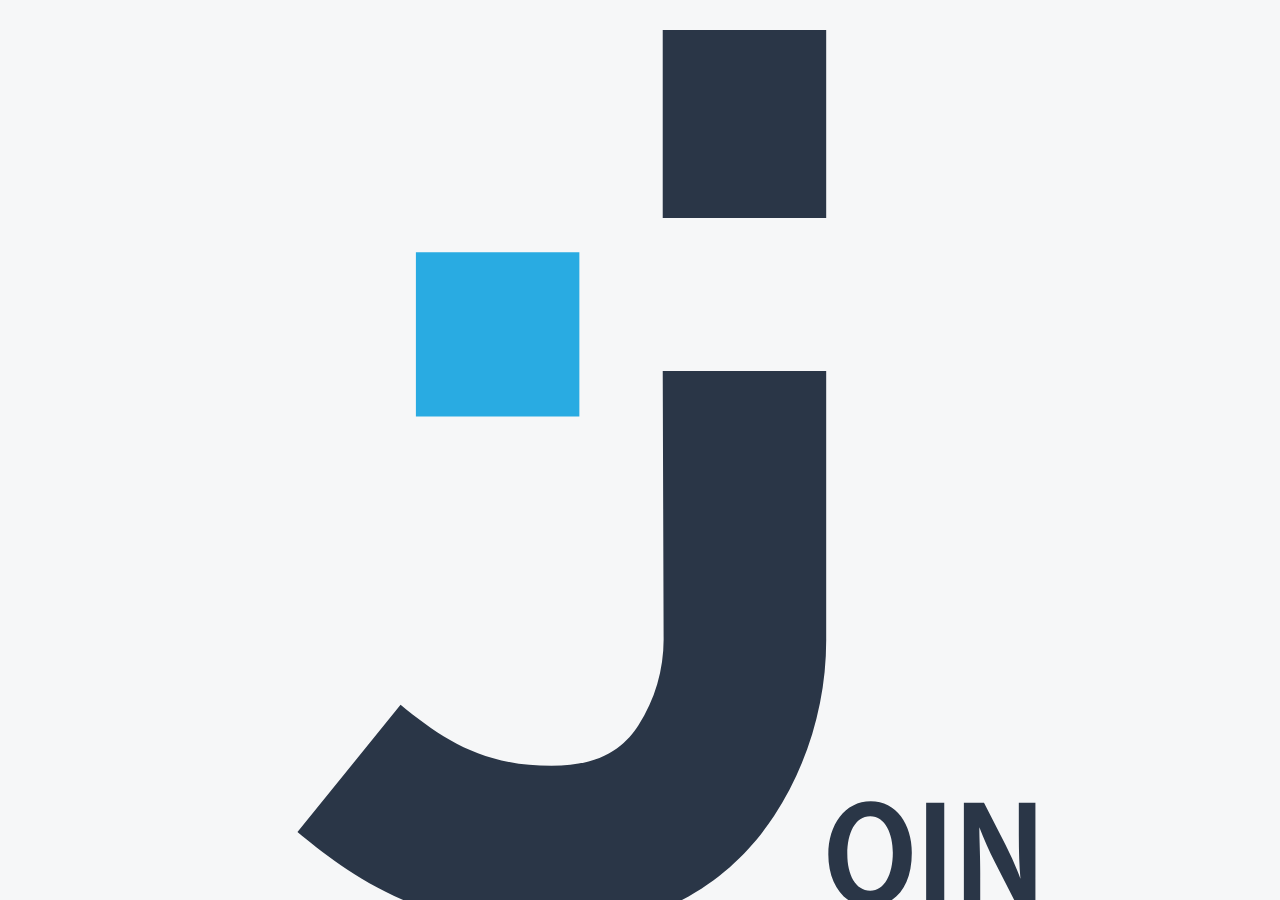
<file: index.html>
<!DOCTYPE html>
<html lang="en">
  <head>
    <meta charset="UTF-8" />
    <meta name="viewport" content="width=device-width, initial-scale=1.0" />
    
    <link rel="stylesheet" href="styles/fonts.css" />
    <link rel="stylesheet" href="styles/main.css" />
    <link rel="icon" type="image/x-icon" href="./assets/img/Join_logo_dark.png"/>
    <title>Join | Home</title>
    <script src="js/storage.js"></script>
    <script src="script.js"></script>
  </head>
  <body onload="init();">
    <div class="main-page">
      <div class="loading-screen">
        <img class="logo" src="assets/img/logo.svg" />
      </div>
      <div class="loading-screen-mobile">
        <img class="logo" src="assets/img/logo_white.svg" />
      </div>
      <div class="signup-container">
        <span>Not a Join user?</span>
        <a href="signup.html">
          <button class="sign-btn">Sign up</button>
        </a>
      </div>
      <div class="login-container">
        <h1>Log in</h1>
        <form id="login-form" onsubmit="loginUser(); return false;">
          <div class="line"></div>
          <div class="input-container">
            <input id="email" type="email" placeholder="Email" />
            <input
              id="password"
              class=""
              type="password"
              placeholder="Password"
            />
            <span id="error" style="display: none"
              >Ups! Wrong password. Try again.
            </span>
          </div>
          <div class="options">
            <div class="remember-container">
              <input id="remember" type="checkbox" />
              <label for="remember">Remember me</label>
            </div>
            <a href="forgot.html" id="remember-link">I forgot my password</a>
          </div>
          <div class="login-buttons">
            <button type="submit" id="login">Log in</button>
            <button type="button" id="guest-login" onclick="guestUser();">
              Guest Log in
            </button>
          </div>
        </form>
      </div>
      <footer class="footer">
        <a target="_blank" href="privacy_police.html">Privacy Policy</a>
        <a target="_blank" href="legal_notice.html">Legal Notice</a>
      </footer>
    </div>
  </body>
</html>
</file>
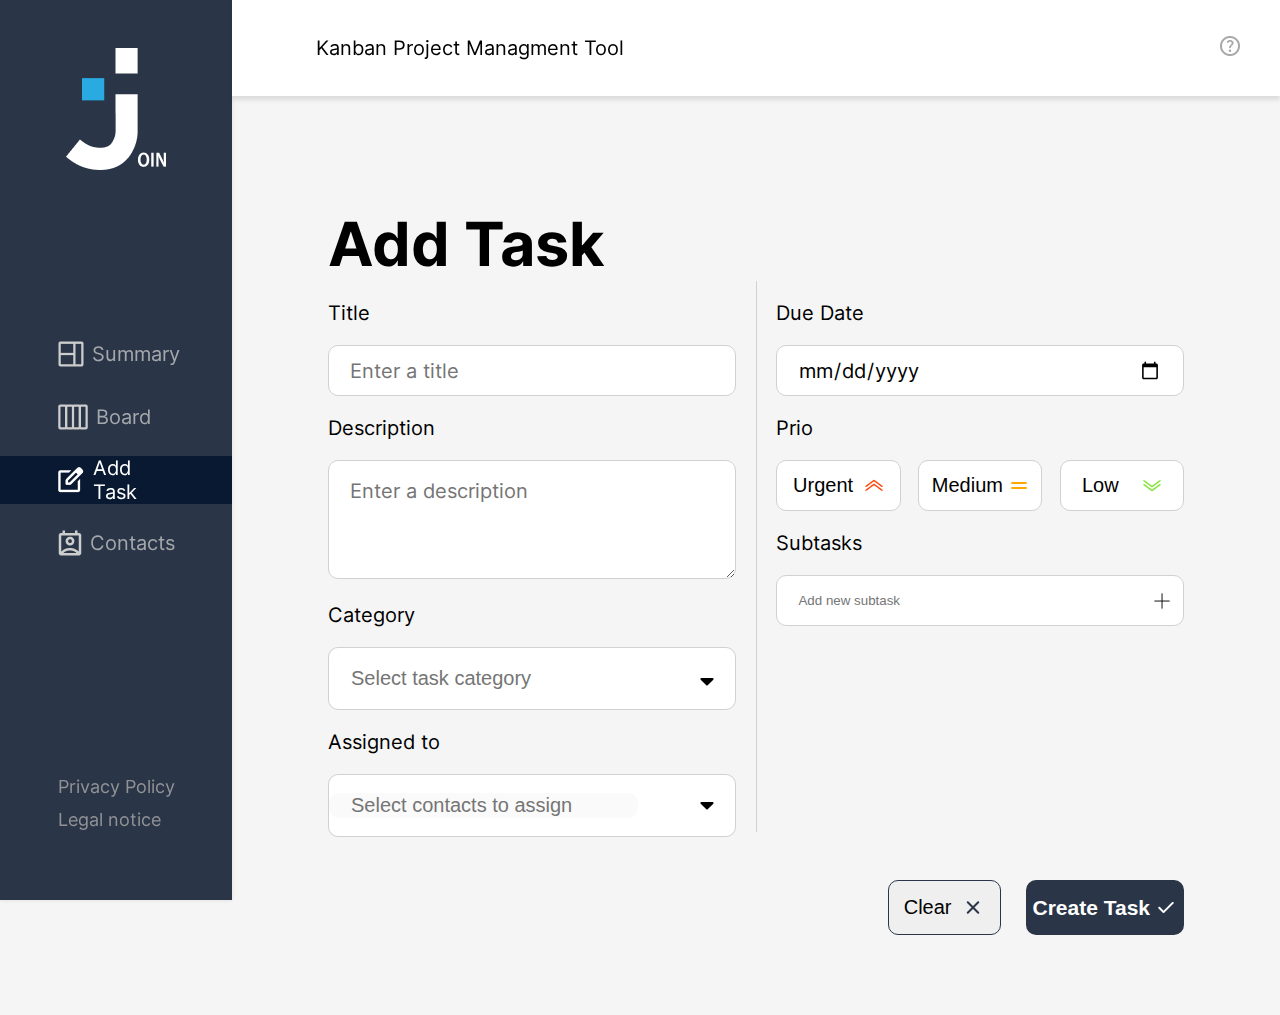
<file: add_task.html>
<!DOCTYPE html>
<html lang="en">
  <head>
    <meta charset="UTF-8" />
    <meta name="viewport" content="width=device-width, initial-scale=1.0" />
    <link rel="stylesheet" href="styles/add_task_left.css" />
    <link rel="stylesheet" href="styles/add_tasks_right.css" />
    <link rel="stylesheet" href="styles/colorCodes.css" />
    <link rel="stylesheet" href="styles/fonts.css" />
    <link rel="stylesheet" href="styles/responsiveness.css" />
    <link rel="icon" type="image/x-icon" href="./assets/img/Join_logo_dark.png"/>
    <title>Join | Add Task</title>
  </head>
  <body onload="initTask(), initTemplate('addTask')">
    <div class="addTaskContainer" >     
      <div w3-include-html="assets/templates/task_form.html" ></div>
  </div>
    <div w3-include-html="assets/templates/desktop_template.html"></div>
    <div w3-include-html="assets/templates/mobile_template.html"></div>

    <script src="./js/add_task.js"></script>
    <script src="./js/add_task_categories.js"></script>
    <script src="./js/save_add_tasks.js"></script>
    <script src="./js/script_Templates.js"></script>
    <script src="./script.js"></script>
    <script src="./js/storage.js"></script>
    <script src="./js/delete.js"></script>

  </body>
</html>
</file>
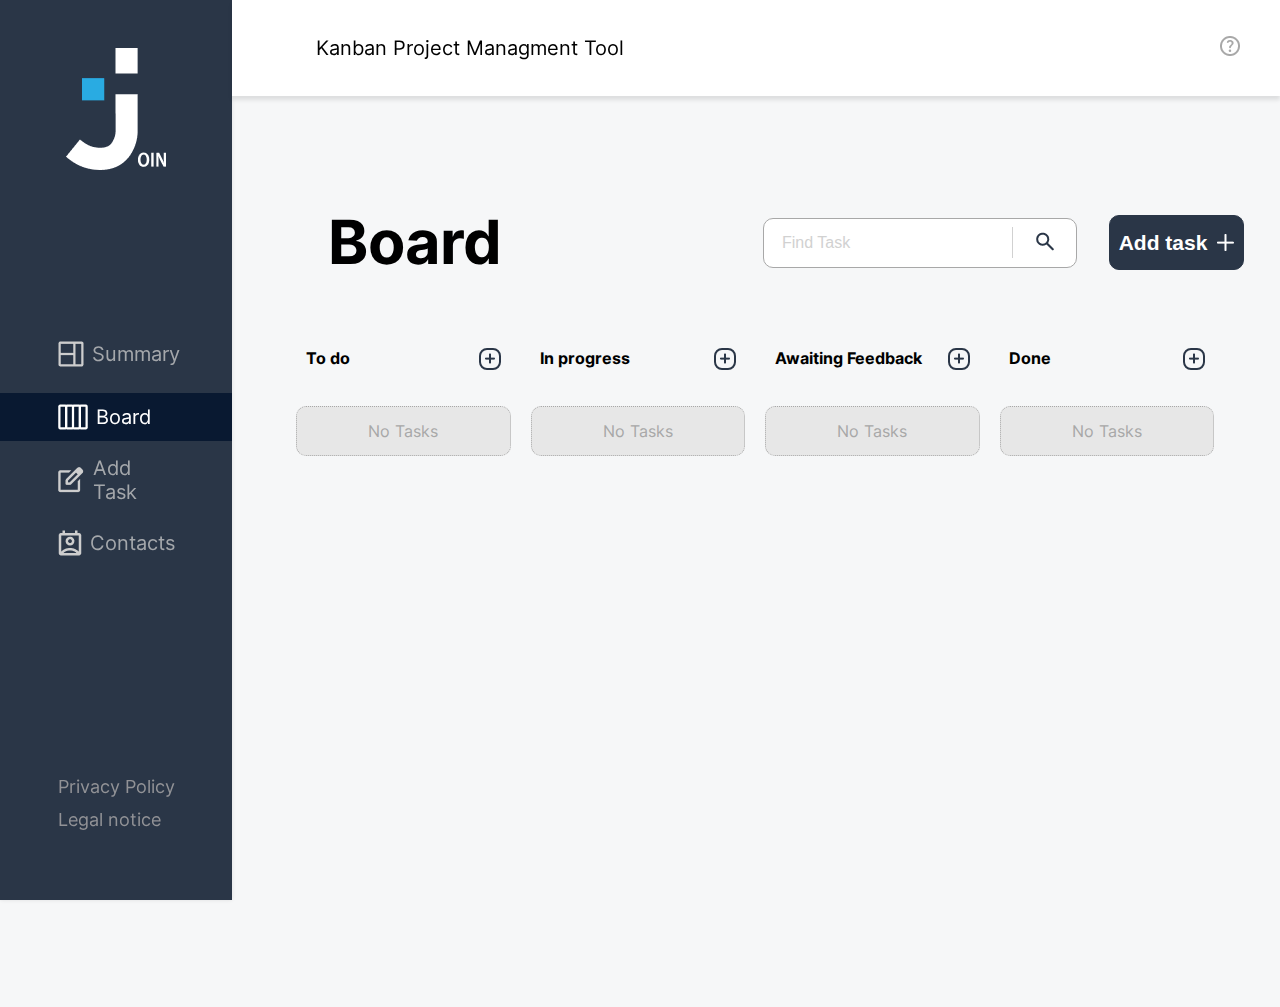
<file: board.html>
<!DOCTYPE html>
<html lang="en">

<head>
    <meta charset="UTF-8">
    <meta name="viewport" content="width=device-width, initial-scale=1.0">
    <link rel="stylesheet" href="styles/style_template.css">
    <link rel="stylesheet" href="styles/board.css">
    <link rel="stylesheet" href="styles/board_edit.css">
    <link rel="stylesheet" href="styles/board_responsiv.css">
    <link rel="stylesheet" href="styles/fonts.css">
    <link rel="stylesheet" href="styles/colorCodes.css">
    <link rel="stylesheet" href="styles/add_task_left.css" />
    <link rel="stylesheet" href="styles/add_tasks_right.css" />
    <link rel="stylesheet" href="styles/board_add.css">
    <link rel="stylesheet" href="styles/responsiveness.css">
    <link rel="icon" type="image/x-icon" href="./assets/img/Join_logo_dark.png"/>
    <script src="js/script_Templates.js"></script>
    <script src="script.js"></script>
    <script src="js/storage.js"></script>
    <script src="js/add_task.js"></script>
    <script src="./js/add_task_categories.js"></script>
    <script src="js/board_add.js"></script>
    <script src="js/save_add_tasks.js"></script>
    <script src="js/delete.js"></script>
    <script src="js/board.js"></script>
    <script src="js/board_edit.js"></script>
    <script src="js/summary.js"></script>
    <script src="js/delete.js"></script>
    <title>JOIN | Board</title>
</head>

<body onload="initTemplate('board'), renderBoard()">
    <div w3-include-html="assets/templates/desktop_template.html"></div>
    <div w3-include-html="assets/templates/mobile_template.html"></div>
    <!--Edit-Container-->
    <div id="editTask" class="d-none">        
    </div>
    <!--AddTask-Container-->
    <div id="addTaskBoard" class="d-none">  
        <div id="addTaskBoardContainer" > 
            <div class="closeBoardAddTask" >
                <div class="closeButtonBoardAddTask" onclick="closeAddTask()">
                    <img src="/assets/img/Icon_close.png" alt="">
                </div>
            </div>
            <div w3-include-html="assets/templates/task_form.html"></div>
        </div> 
    </div>

    <!-- Board -->
    <div id="board">
        <div id="board_container_top">
            <div id="board_container_title">Board</div>
            <div id="board_container_search">
                <div id="board_container_search_searchfield">
                    <div id="board_container_search_searchfield_inner">
                        <input id="board_input" type="text" placeholder="Find Task" onkeyup="searchTasksOnBoard()">
                        <button id="board_search_btn">
                            <div id="board_search_stroke"></div>
                            <div id="board_search_icon"><img src="/assets/img/Icon_search.png" alt=""></div>
                        </button>
                    </div>
                </div>
                <button id="board_container_search_addtask" onclick="openAddTask('board_container_bottom_todo')">
                    <div id="board_container_search_addtask_text">Add task</div>
                    <img src="/assets/img/Icon_plus_white.png" alt="">
                </button>
            </div>  
        </div>
        <div id="board_container_search_searchfield_mobile">
            <div id="board_container_search_searchfield_inner_mobile">
                <input id="board_input_mobile" type="text" placeholder="Find Task" onkeyup="searchTasksOnBoardMobile()">
                <button id="board_search_btn_mobile">
                    <div id="board_search_stroke_mobile"></div>
                    <div id="board_search_icon_mobile"><img src="/assets/img/Icon_search.png" alt=""></div>
                </button>
            </div>
        </div>
        <div id="board_container_bottom">
            <div class = "board_container_bottom_category_background">
                <div class="board_container_bottom_category_title">
                    <div class="board_container_bottom_category_name">To do</div>
                    <div class="board_container_bottom_category_icon" onclick="openAddTask('board_container_bottom_todo')"><img
                            src="/assets/img/Icons_plus_Board_categorie.png" alt=""></div>
                </div>
                <div id="board_container_bottom_todo" class="board_container_bottom_category"
                ondrop="moveTo('board_container_bottom_todo')" 
                ondragover="allowDrop(event); highlight(event)"
                ondragleave="removeHighlight(event)"></div>
            </div>
            <div class = "board_container_bottom_category_background">
                <div class="board_container_bottom_category_title">
                    <div class="board_container_bottom_category_name">In progress</div>
                    <div class="board_container_bottom_category_icon" onclick="openAddTask('board_container_bottom_inprogress')"><img
                            src="/assets/img/Icons_plus_Board_categorie.png" alt=""></div>
                </div>
                <div id="board_container_bottom_inprogress" class="board_container_bottom_category"
                ondrop="moveTo('board_container_bottom_inprogress')" 
                ondragover="allowDrop(event); highlight(event)"
                ondragleave="removeHighlight(event)"></div>
            </div>
            <div class = "board_container_bottom_category_background">
                <div class="board_container_bottom_category_title">
                    <div class="board_container_bottom_category_name">Awaiting Feedback</div>
                    <div class="board_container_bottom_category_icon" onclick="openAddTask('board_container_bottom_awaitingfeedback')"><img
                            src="/assets/img/Icons_plus_Board_categorie.png" alt=""></div>
                </div>
                <div id="board_container_bottom_awaitingfeedback" class="board_container_bottom_category"
                ondrop="moveTo('board_container_bottom_awaitingfeedback')"
                ondragover="allowDrop(event); highlight(event)" 
                ondragleave="removeHighlight(event)"></div>
            </div>
            <div class = "board_container_bottom_category_background">
                <div class="board_container_bottom_category_title">
                    <div class="board_container_bottom_category_name">Done</div>
                    <div class="board_container_bottom_category_icon" onclick="openAddTask('board_container_bottom_done')"><img
                            src="/assets/img/Icons_plus_Board_categorie.png" alt=""></div>
                </div>
                <div id="board_container_bottom_done" class="board_container_bottom_category"
                ondrop="moveTo('board_container_bottom_done')" 
                ondragover="allowDrop(event); highlight(event)"
                ondragleave="removeHighlight(event)"></div>
            </div>
        </div>
    </div>
</body>

</html>
</file>
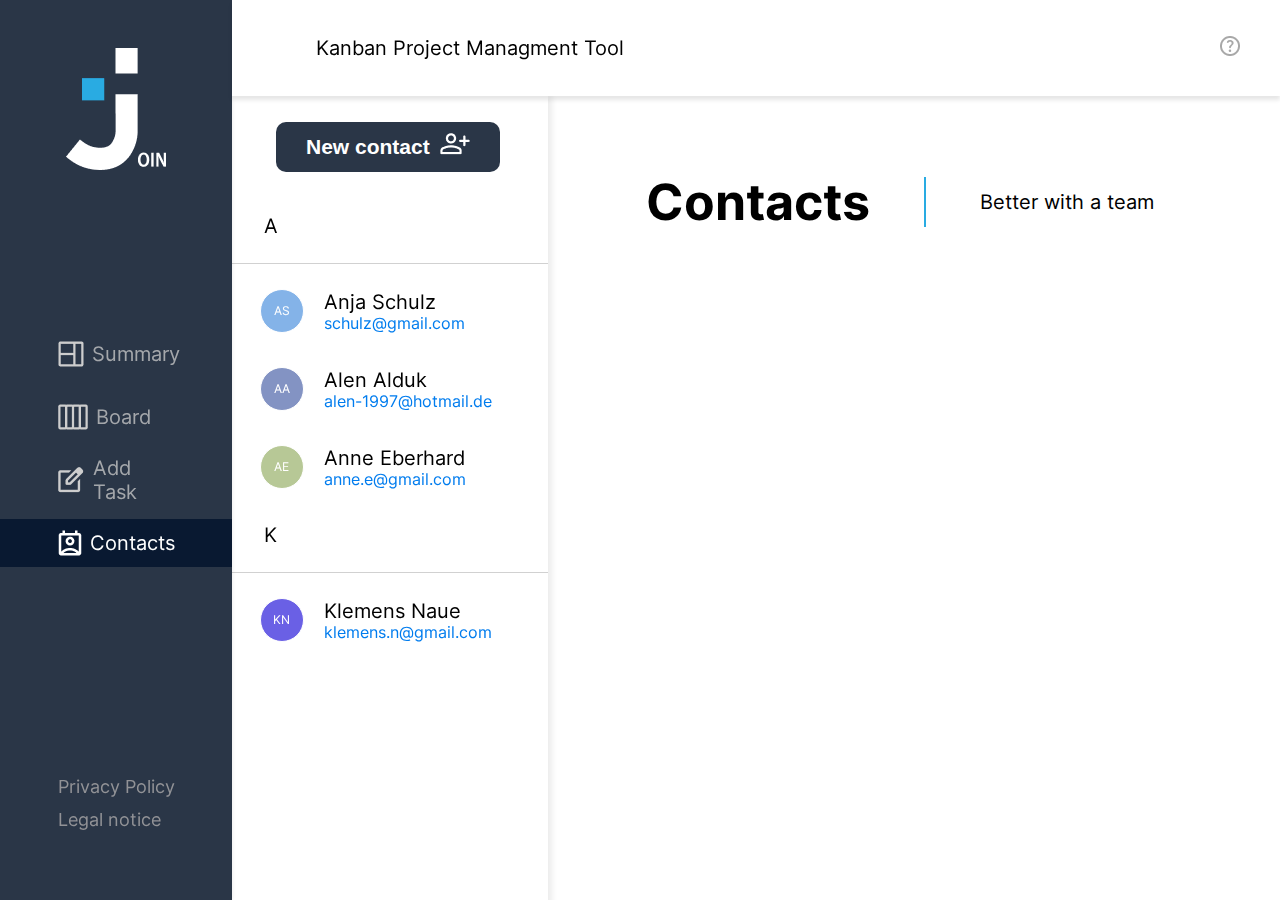
<file: contacts.html>
<!DOCTYPE html>
<html lang="en">
  <head>
    <meta charset="UTF-8" />
    <meta name="viewport" content="width=device-width, initial-scale=1.0" />
    <link rel="stylesheet" href="styles/style_template.css" />
    <link rel="stylesheet" href="styles/contacts.css" />
    <link rel="stylesheet" href="styles/fonts.css" />
    <link rel="stylesheet" href="styles/responsiveness.css" />
    <link rel="icon" type="image/x-icon" href="./assets/img/Join_logo_dark.png"/>
    <script src="js/script_Templates.js"></script>
    <script src="script.js"></script>
    <script src="js/storage.js"></script>
    <script src="js/contacts.class.js"></script>
    <script src="js/renderContactList.js"></script>
    
    <title>JOIN | Contacts</title>
  </head>

  <body onload="init(), initTemplate('contacts');">
    <div class="main_page">
    <div w3-include-html="assets/templates/desktop_template.html"></div>
    <div w3-include-html="assets/templates/mobile_template.html"></div>
    <div id="contactList">
      <div id="add_new_contact">
        <button id="new_contact_btn" onclick="openModal('new_contact_modal')">
          <div id="add_new_contact_text">New contact</div>
          <div id="add_new_contact_Icon">
            <img src="/assets/img/Icon_person_add.png" alt="" />
          </div>
        </button>
      </div>
      
      <div id="contacts_container">
      </div>
      
      
    </div>
    <!-- Add Contact Modal -->
    <div class="modal_new_contact" id="new_contact_modal" style="display:none;">
      <img class="x" src="assets/img/close.svg" onclick="closeModal('new_contact_modal')">
        <div class="left_side">
          <div class="left_content">
          <img src="assets/img/Join_Logo.png">
          <h1>Add contact</h1>
          <span>Tasks are better with a team!</span>
          <div class="line"></div>
        </div>
        </div>
        <div class="right_side">
          
          <div class="avatar">
          <img src="assets/img/blank_avatar.png">
          </div>
          <div class="form_container">
          <form id="create_contact" onsubmit="createContact('new_contact_modal'); return false;">
            <div class="input-container">
              <input id="name" type="text" placeholder="Name" oninput="capitalizeName('name');" required/>
              <input id="email" class="" type="email" placeholder="Email" required/>
              <input id="phone" class="" type="number" placeholder="Phone"/>
            </div>
            <div class="create-buttons">
              <button type="button" id="cancel" onclick="cancelContact('new_contact_modal')">Cancel</button>
              <button type="submit" id="create">
                Create Contact
              </button>
            </div>
          </form>
        </div>
        </div>
      </div>
    <!-- Edit COntact Modal -->
    <div class="modal_edit_contact" id="edit_contact_modal" style="display:none;">
      
      <img class="x" src="assets/img/close.svg" onclick="closeModal('edit_contact_modal')">
        <div class="left_side">
          <div class="left_content">
          <img src="assets/img/Join_Logo.png">
          <h1>Edit contact</h1>
          <div class="line"></div>
        </div>
        </div>
        <div class="right_side">
          
          <div class="avatar">
            <div class="user_icon" id="edit_avatar"></div>
          </div>
          <div class="form_container">
          <form id="edit_form" onsubmit="saveEditedContact(); return false;">
            <div class="input-container">
              <input id="edit_name" type="text" placeholder="Name" required oninput="capitalizeName('edit_name');" />
              <input id="edit_email" class="" type="email" placeholder="Email" required/>
              <input id="edit_phone" class="" type="number" placeholder="Phone"/>
            </div>
            <div class="create-buttons">
              <button type="button" id="edit_delete" onclick="deleteContactInModal('edit_name')">Delete</button>
              <button type="submit" id="edit_save">
                Save
              </button>
            </div>
          </form>
        </div>
        </div>
      
      </div>
    <div class="contact_info_container" id="contact_container">
        
      <div class="header_in_contact">
        <img class="arrow" src="assets/img/arrow-left-line.svg" onclick="changeDisplay();">
        <span class="header">Contacts</span>
        <div class="divider"></div>
        <span class="header_subtext">Better with a team</span>
      </div>
      <div class="renderContainer" id="render">
        
      </div>
</div>
</div>
</div>
<script src="js/contacts.js"></script>
  </body>
</html>
</file>
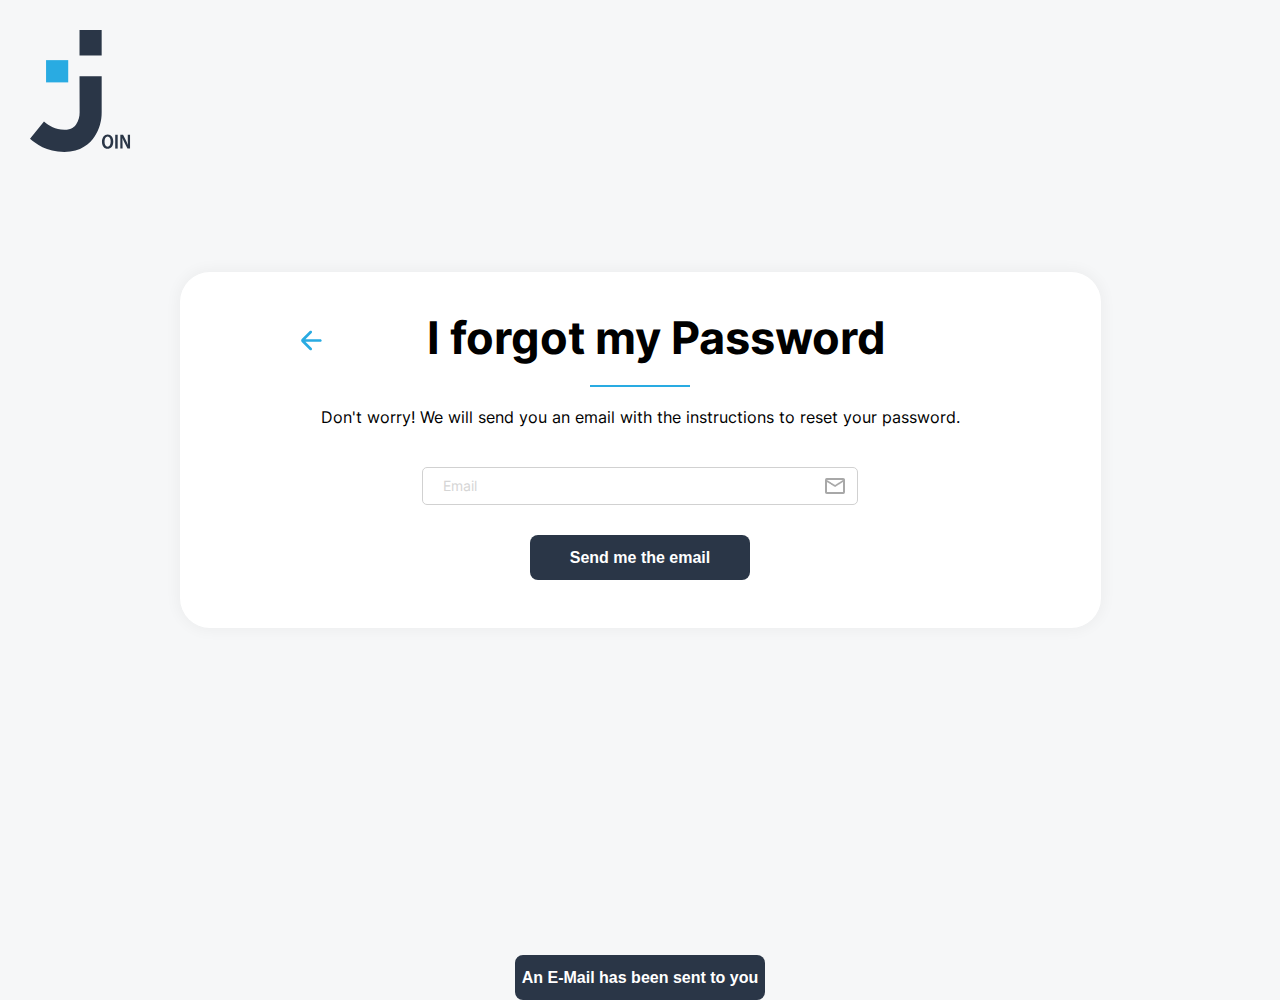
<file: forgot.html>
<!DOCTYPE html>
<html lang="en">
<head>
    <meta charset="UTF-8">
    <meta name="viewport" content="width=device-width, initial-scale=1.0">
    <link rel="stylesheet" href="styles/fonts.css">
    <link rel="stylesheet" href="styles/forgot.css">
    <script src="script.js"></script>
    <script src="js/storage.js"></script>
    <link rel="icon" type="image/x-icon" href="./assets/img/Join_logo_dark.png"/>
    <title>Join | I forgot my Password</title>
</head>
<body onload="loadUsers();">
    <div class="forgot-page">
        <div class="loading-screen">
          <img class="logo" src="assets/img/logo.svg" />
        </div>
        <div class="login-container">
          <div class="header">
            <a href="index.html">
            <img class="arrow" src="assets/img/arrow-left-line.svg">
          </a>
            <h1>I forgot my Password</h1>
          </div>
          <form id="forgot-form" action="http://gruppe-640.developerakademie.net/Join/send_mail.php" method="POST">
            <div class="line"></div>
            <div class="paragraph">
              <span>Don't worry! We will send you an email with the instructions to reset your password.</span>
            </div>
            <br>
            <div class="input-container">
              <input name="name" id="email" type="email" placeholder="Email" required/>
              <span id="error" style="display: none"
              >Ups! This email doesn't exist. Try again.
            </span>
            </div>
            
            
            <div class="login-buttons">
              <button id="login">Send me the email</button>
            </div>
          </form>
        </div>
        <div class="overlay"></div>
        <button class="fly-in-button">An E-Mail has been sent to you</button>
        <script src="js/forgot.js"></script>
</body>
</html>
</file>
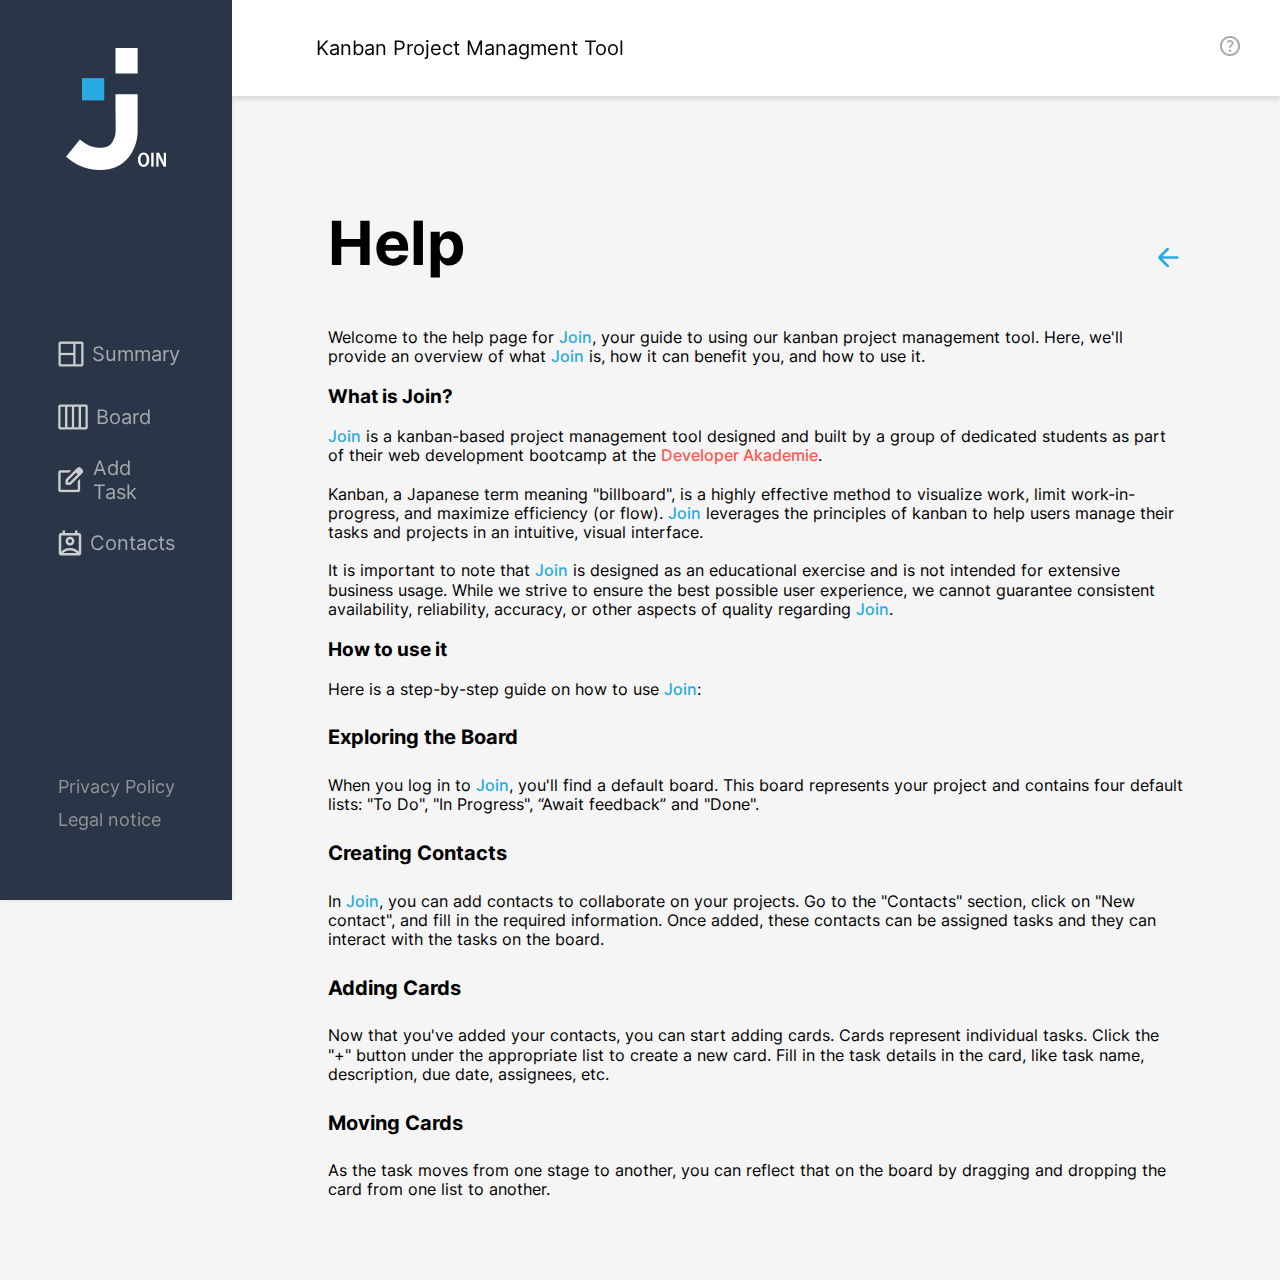
<file: help.html>
<!DOCTYPE html>
<html lang="en">
  <head>
    <meta charset="UTF-8" />
    <meta name="viewport" content="width=device-width, initial-scale=1.0" />
    <link rel="stylesheet" href="styles/style_template.css" />
    <link rel="stylesheet" href="styles/support.css" />
    <link rel="stylesheet" href="styles/fonts.css" />
    <link rel="stylesheet" href="styles/responsiveness.css" />
    <link rel="icon" type="image/x-icon" href="./assets/img/Join_logo_dark.png"/>
    <script src="/js/script_Templates.js"></script>
    <script src="/script.js"></script>

    <title>JOIN | Help</title>
  </head>
  <body onload="initTemplate('help')">
    <div w3-include-html="assets/templates/desktop_template.html"></div>
    <div w3-include-html="assets/templates/mobile_template.html"></div>
    <div class="supportPage">
      <div class="supportHeader">
        <div class="title">Help</div>
      <a href="./board.html" class="aroundArrow"><img src="./assets/img/arrow-left-line.svg"></a>
      </div>
      <p>
        Welcome to the help page for <span class="join">Join</span>, your guide to using our kanban
        project management tool. Here, we'll provide an overview of what <span class="join">Join</span>
        is, how it can benefit you, and how to use it.
      </p>
      <div>
        <h3>What is Join?</h3>
        <p>
          <span class="join">Join</span> is a kanban-based project management tool designed and built by a
          group of dedicated students as part of their web development bootcamp
          at the <span class="developerAkademie">Developer Akademie</span>.
          <br /><br />
          Kanban, a Japanese term meaning "billboard", is a highly effective
          method to visualize work, limit work-in-progress, and maximize
          efficiency (or flow). <span class="join">Join</span> leverages the principles of kanban to help
          users manage their tasks and projects in an intuitive, visual
          interface.
          <br /><br />
          It is important to note that <span class="join">Join</span> is designed as an educational
          exercise and is not intended for extensive business usage. While we
          strive to ensure the best possible user experience, we cannot
          guarantee consistent availability, reliability, accuracy, or other
          aspects of quality regarding <span class="join">Join</span>.
        </p>
      </div>
      <div>
        <h3>How to use it</h3>
        <p>
          Here is a step-by-step guide on how to use <span class="join">Join</span>:
        </p>
      </div>
      <div>
        <h4>Exploring the Board</h4>
        <p>
          When you log in to <span class="join">Join</span>, you'll find a default board. This board
          represents your project and contains four default lists: "To Do", "In
          Progress", “Await feedback” and "Done".
        </p>
      </div>
      <div>
        <h4>Creating Contacts</h4>
        <p>
          In <span class="join">Join</span>, you can add contacts to collaborate on your projects. Go to
          the "Contacts" section, click on "New contact", and fill in the
          required information. Once added, these contacts can be assigned tasks
          and they can interact with the tasks on the board.
        </p>
      </div>
      <div>
        <h4>Adding Cards</h4>
        <p>
          Now that you've added your contacts, you can start adding cards. Cards
          represent individual tasks. Click the "+" button under the appropriate
          list to create a new card. Fill in the task details in the card, like
          task name, description, due date, assignees, etc.
        </p>
      </div>
      <div>
        <h4>Moving Cards</h4>
        <p>
          As the task moves from one stage to another, you can reflect that on
          the board by dragging and dropping the card from one list to another.
        </p>
      </div>
    </div>
  </body>
</html>
</file>
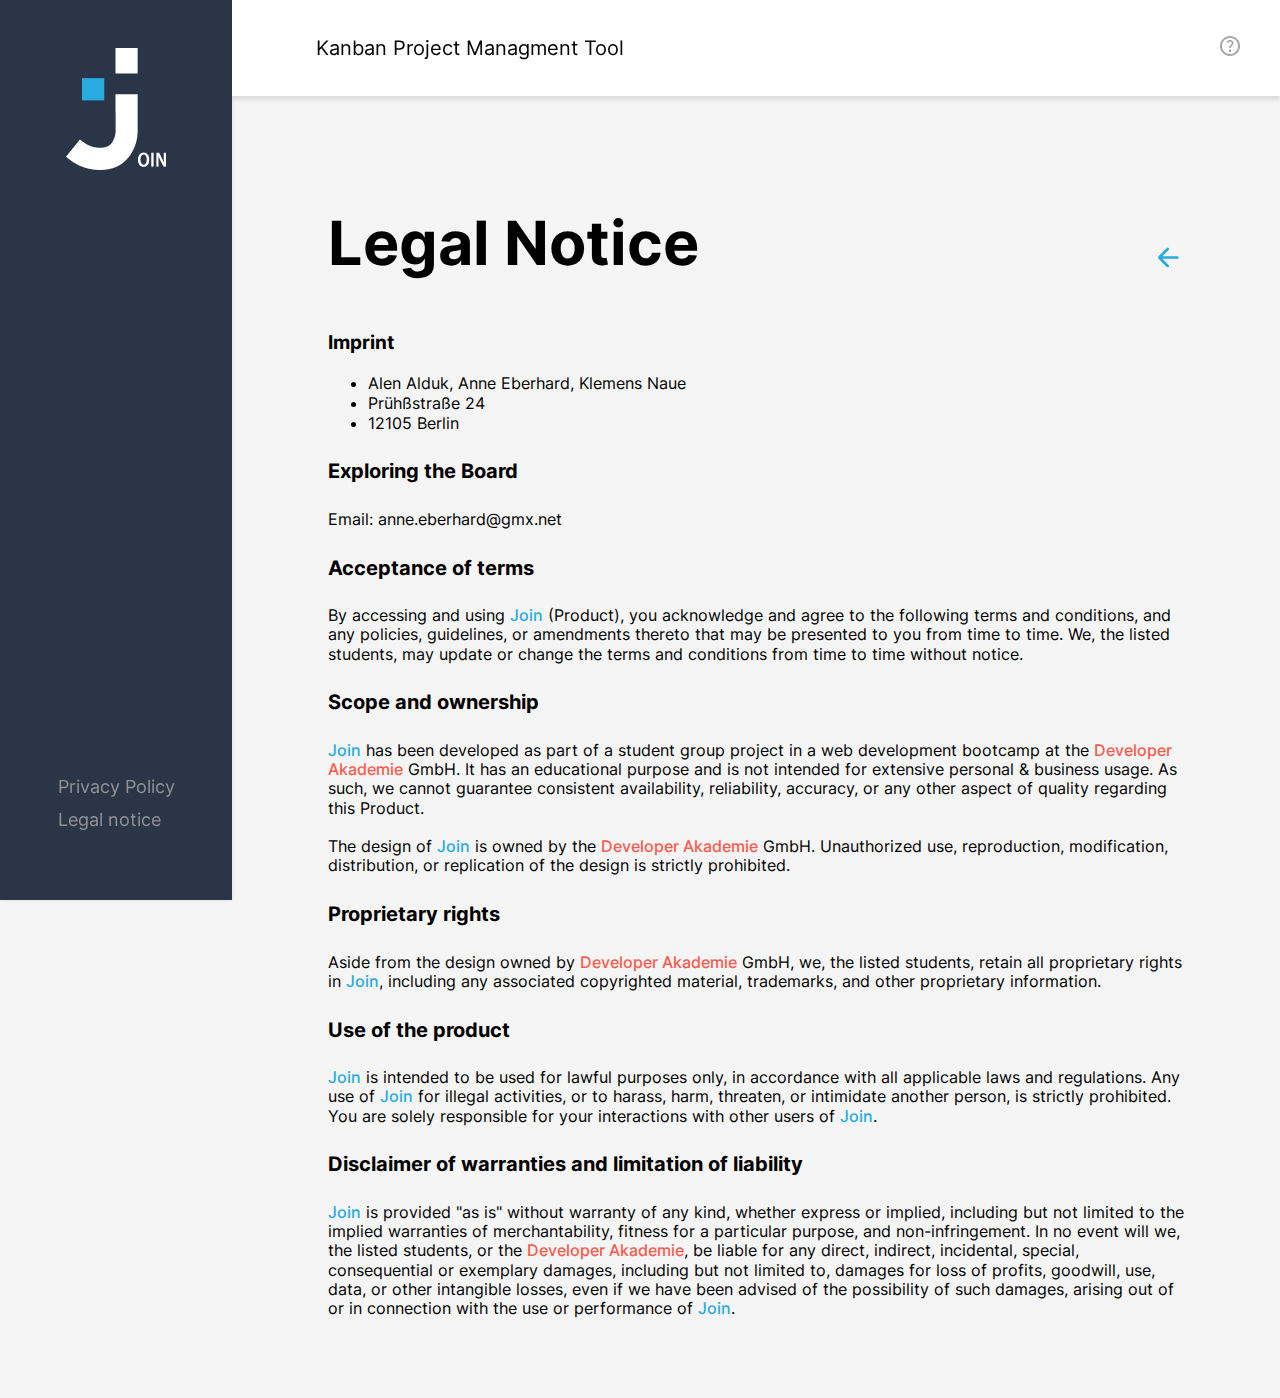
<file: legal_notice.html>
<!DOCTYPE html>
<html lang="en">
  <head>
    <meta charset="UTF-8" />
    <meta name="viewport" content="width=device-width, initial-scale=1.0" />
    <link rel="stylesheet" href="styles/style_template.css" />
    <link rel="stylesheet" href="styles/support.css" />
    <link rel="stylesheet" href="styles/fonts.css" />
    <link rel="stylesheet" href="styles/responsiveness.css" />
    <link rel="icon" type="image/x-icon" href="./assets/img/Join_logo_dark.png"/>
    <script src="/js/script_Templates.js"></script>
    <script src="/script.js"></script>
    <script src="/js/support.js"></script>
    <title>JOIN | Legal Notice</title>
  </head>
  <body onload="initTemplate('legal_notice')">
    <div w3-include-html="assets/templates/desktop_template.html"></div>
    <div w3-include-html="assets/templates/mobile_template.html"></div>
    <div class="supportPage">
      <div class="supportHeader">
      <div class="title">Legal Notice</div>
    <a onclick="closeTab()" class="aroundArrow"><img src="./assets/img/arrow-left-line.svg"></a>
    </div>
      <h3>Imprint</h3>
      <ul>
        <li>Alen Alduk, Anne Eberhard, Klemens Naue</li>
        <li>Prühßstraße 24</li>
        <li>12105 Berlin</li>
      </ul>
      <div>
        <h4>Exploring the Board</h4>
        <p>Email: anne.eberhard@gmx.net</p>
      </div>
      <div>
        <h4>Acceptance of terms</h4>
        <p>
          By accessing and using <span class="join">Join</span> (Product), you acknowledge and agree to
          the following terms and conditions, and any policies, guidelines, or
          amendments thereto that may be presented to you from time to time. We,
          the listed students, may update or change the terms and conditions
          from time to time without notice.
        </p>
      </div>
      <div>
        <h4>Scope and ownership</h4>
        <p>
          <span class="join">Join</span> has been developed as part of a student group project in a web
          development bootcamp at the <span class="developerAkademie">Developer Akademie</span> GmbH. It has an
          educational purpose and is not intended for extensive personal &
          business usage. As such, we cannot guarantee consistent availability,
          reliability, accuracy, or any other aspect of quality regarding this
          Product. <br />
          <br />The design of <span class="join">Join</span> is owned by the <span class="developerAkademie">Developer Akademie</span> GmbH.
          Unauthorized use, reproduction, modification, distribution, or
          replication of the design is strictly prohibited.
        </p>
      </div>
      <div>
        <h4>Proprietary rights</h4>
        <p>
          Aside from the design owned by <span class="developerAkademie">Developer Akademie</span> GmbH, we, the listed
          students, retain all proprietary rights in <span class="join">Join</span>, including any
          associated copyrighted material, trademarks, and other proprietary
          information.
        </p>
      </div>
      <div>
        <h4>Use of the product</h4>
        <p>
          <span class="join">Join</span> is intended to be used for lawful purposes only, in accordance
          with all applicable laws and regulations. Any use of <span class="join">Join</span> for illegal
          activities, or to harass, harm, threaten, or intimidate another
          person, is strictly prohibited. You are solely responsible for your
          interactions with other users of <span class="join">Join</span>.
        </p>
      </div>
      <div>
        <h4>Disclaimer of warranties and limitation of liability</h4>
        <p>
          <span class="join">Join</span> is provided "as is" without warranty of any kind, whether express
          or implied, including but not limited to the implied warranties of
          merchantability, fitness for a particular purpose, and
          non-infringement. In no event will we, the listed students, or the
          <span class="developerAkademie">Developer Akademie</span>, be liable for any direct, indirect, incidental,
          special, consequential or exemplary damages, including but not limited
          to, damages for loss of profits, goodwill, use, data, or other
          intangible losses, even if we have been advised of the possibility of
          such damages, arising out of or in connection with the use or
          performance of <span class="join">Join</span>.
        </p>
      </div>
    </div>
  </body>
</html>
</file>
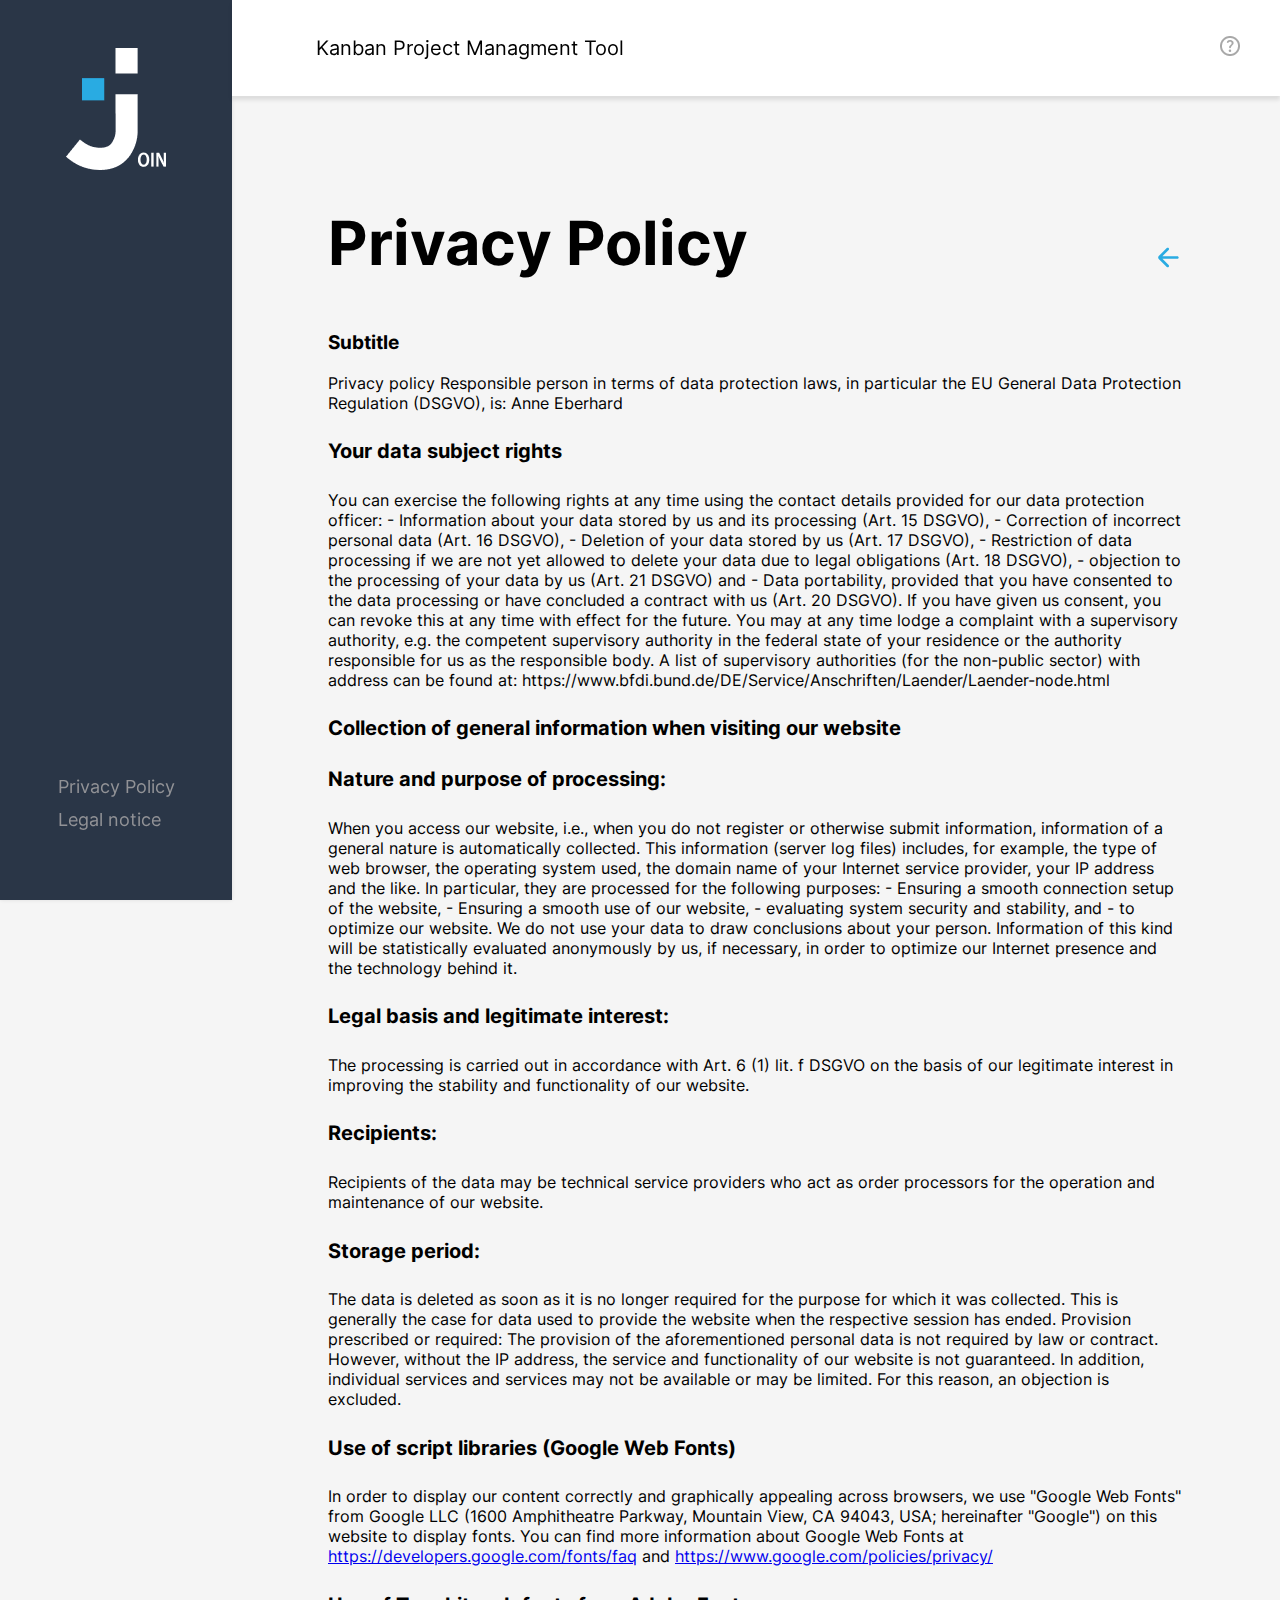
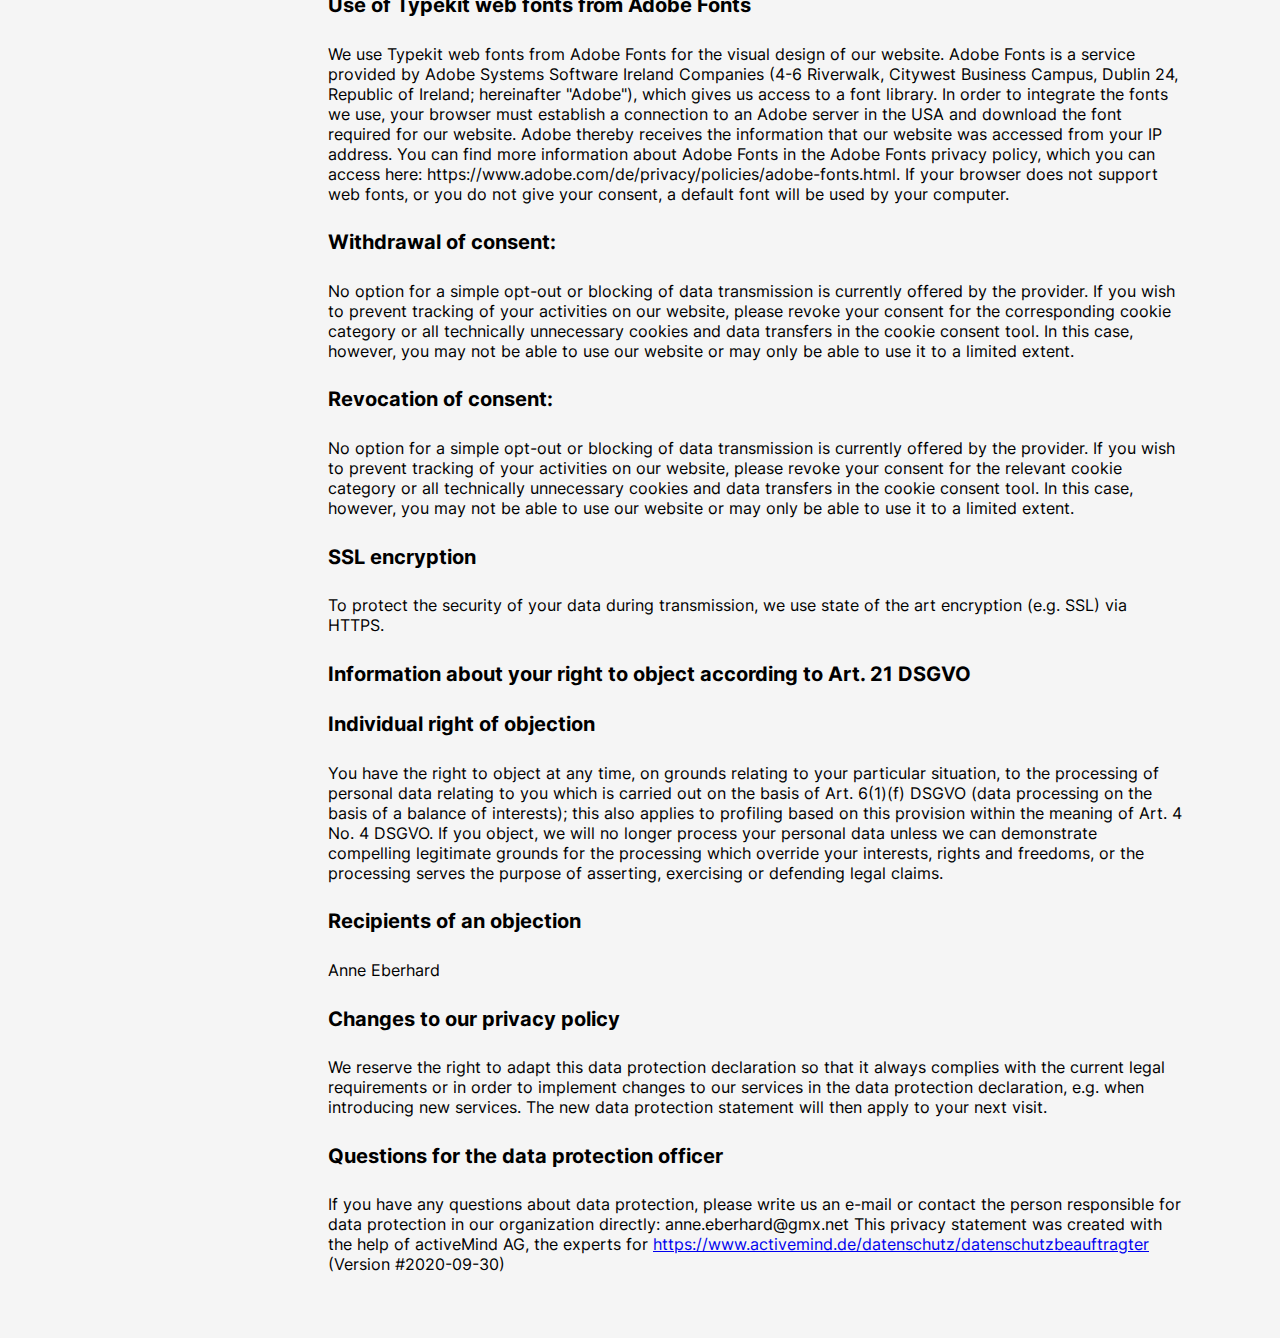
<file: privacy_police.html>
<!DOCTYPE html>
<html lang="en">
  <head>
    <meta charset="UTF-8" />
    <meta name="viewport" content="width=device-width, initial-scale=1.0" />
    <link rel="stylesheet" href="styles/style_template.css" />
    <link rel="stylesheet" href="styles/support.css" />
    <link rel="stylesheet" href="styles/fonts.css" />
    <link rel="stylesheet" href="styles/responsiveness.css" />
    <link rel="icon" type="image/x-icon" href="./assets/img/Join_logo_dark.png"/>
    <script src="/js/script_Templates.js"></script>
    <script src="/script.js"></script>
    <script src="/js/support.js"></script>

    <title>JOIN | Privacy Policy</title>
  </head>
  <body onload="initTemplate('privacy_policy')">
    <div w3-include-html="assets/templates/desktop_template.html"></div>
    <div w3-include-html="assets/templates/mobile_template.html"></div>
    <div class="supportPage">
      <div class="supportHeader">
        <div class="title">Privacy Policy</div>
        <a onclick="closeTab()" class="aroundArrow"><img src="./assets/img/arrow-left-line.svg"></a>
      </div>
      <h3>Subtitle</h3>
      <div>Privacy policy
        Responsible person in terms of data protection laws, in particular the EU General Data Protection Regulation (DSGVO), is:
        Anne Eberhard
        
        <h4>Your data subject rights</h4>
        You can exercise the following rights at any time using the contact details provided for our data protection officer:
        - Information about your data stored by us and its processing (Art. 15 DSGVO),
        - Correction of incorrect personal data (Art. 16 DSGVO),
        - Deletion of your data stored by us (Art. 17 DSGVO),
        - Restriction of data processing if we are not yet allowed to delete your data due to legal obligations (Art. 18 DSGVO),
        - objection to the processing of your data by us (Art. 21 DSGVO) and
        - Data portability, provided that you have consented to the data processing or have concluded a contract with us (Art. 20 DSGVO).
        
        If you have given us consent, you can revoke this at any time with effect for the future.
        You may at any time lodge a complaint with a supervisory authority, e.g. the competent supervisory authority in the federal state of your residence or the authority responsible for us as the responsible body.
        A list of supervisory authorities (for the non-public sector) with address can be found at: https://www.bfdi.bund.de/DE/Service/Anschriften/Laender/Laender-node.html
        
       <h4>Collection of general information when visiting our website</h4> 
        <h4>Nature and purpose of processing:</h4>
        When you access our website, i.e., when you do not register or otherwise submit information, information of a general nature is automatically collected. This information (server log files) includes, for example, the type of web browser, the operating system used, the domain name of your Internet service provider, your IP address and the like.
        In particular, they are processed for the following purposes:
        - Ensuring a smooth connection setup of the website,
        - Ensuring a smooth use of our website,
        - evaluating system security and stability, and
        - to optimize our website.
        We do not use your data to draw conclusions about your person. Information of this kind will be statistically evaluated anonymously by us, if necessary, in order to optimize our Internet presence and the technology behind it.
        <h4>Legal basis and legitimate interest:</h4>
        The processing is carried out in accordance with Art. 6 (1) lit. f DSGVO on the basis of our legitimate interest in improving the stability and functionality of our website.
        <h4>Recipients:</h4>
        Recipients of the data may be technical service providers who act as order processors for the operation and maintenance of our website.
       <h4>Storage period:</h4> 
        The data is deleted as soon as it is no longer required for the purpose for which it was collected. This is generally the case for data used to provide the website when the respective session has ended.
        Provision prescribed or required:
        The provision of the aforementioned personal data is not required by law or contract. However, without the IP address, the service and functionality of our website is not guaranteed. In addition, individual services and services may not be available or may be limited. For this reason, an objection is excluded.
<h4>Use of script libraries (Google Web Fonts)</h4> 
        In order to display our content correctly and graphically appealing across browsers, we use "Google Web Fonts" from Google LLC (1600 Amphitheatre Parkway, Mountain View, CA 94043, USA; hereinafter "Google") on this website to display fonts.
        You can find more information about Google Web Fonts at
        <a href="https://developers.google.com/fonts/faq">https://developers.google.com/fonts/faq</a> and
         
        <a href="https://www.google.com/policies/privacy/">https://www.google.com/policies/privacy/</a>
        <h4>Use of Typekit web fonts from Adobe Fonts</h4>
        We use Typekit web fonts from Adobe Fonts for the visual design of our website. Adobe Fonts is a service provided by Adobe Systems Software Ireland Companies (4-6 Riverwalk, Citywest Business Campus, Dublin 24, Republic of Ireland; hereinafter "Adobe"), which gives us access to a font library.
        In order to integrate the fonts we use, your browser must establish a connection to an Adobe server in the USA and download the font required for our website. Adobe thereby receives the information that our website was accessed from your IP address.
        You can find more information about Adobe Fonts in the Adobe Fonts privacy policy, which you can access here: https://www.adobe.com/de/privacy/policies/adobe-fonts.html.
        If your browser does not support web fonts, or you do not give your consent, a default font will be used by your computer.
       <h4>Withdrawal of consent:</h4> 
        No option for a simple opt-out or blocking of data transmission is currently offered by the provider. If you wish to prevent tracking of your activities on our website, please revoke your consent for the corresponding cookie category or all technically unnecessary cookies and data transfers in the cookie consent tool. In this case, however, you may not be able to use our website or may only be able to use it to a limited extent.
       <h4>Revocation of consent:</h4> 
        No option for a simple opt-out or blocking of data transmission is currently offered by the provider. If you wish to prevent tracking of your activities on our website, please revoke your consent for the relevant cookie category or all technically unnecessary cookies and data transfers in the cookie consent tool. In this case, however, you may not be able to use our website or may only be able to use it to a limited extent.
        <h4>SSL encryption</h4>
        To protect the security of your data during transmission, we use state of the art encryption (e.g. SSL) via HTTPS.
        <h4>Information about your right to object according to Art. 21 DSGVO</h4>
        <h4>Individual right of objection</h4>
        You have the right to object at any time, on grounds relating to your particular situation, to the processing of personal data relating to you which is carried out on the basis of Art. 6(1)(f) DSGVO (data processing on the basis of a balance of interests); this also applies to profiling based on this provision within the meaning of Art. 4 No. 4 DSGVO.
        If you object, we will no longer process your personal data unless we can demonstrate compelling legitimate grounds for the processing which override your interests, rights and freedoms, or the processing serves the purpose of asserting, exercising or defending legal claims.
        <h4>Recipients of an objection</h4>
        Anne Eberhard
        <h4>Changes to our privacy policy</h4>
        We reserve the right to adapt this data protection declaration so that it always complies with the current legal requirements or in order to implement changes to our services in the data protection declaration, e.g. when introducing new services. The new data protection statement will then apply to your next visit.
        <h4>Questions for the data protection officer</h4>
        If you have any questions about data protection, please write us an e-mail or contact the person responsible for data protection in our organization directly:
        anne.eberhard@gmx.net
        This privacy statement was created with the help of activeMind AG, the experts for
        <a href="https://www.activemind.de/datenschutz/datenschutzbeauftragter">https://www.activemind.de/datenschutz/datenschutzbeauftragter</a>  (Version #2020-09-30)</div>
    </div>
  </body>
</html>
</file>
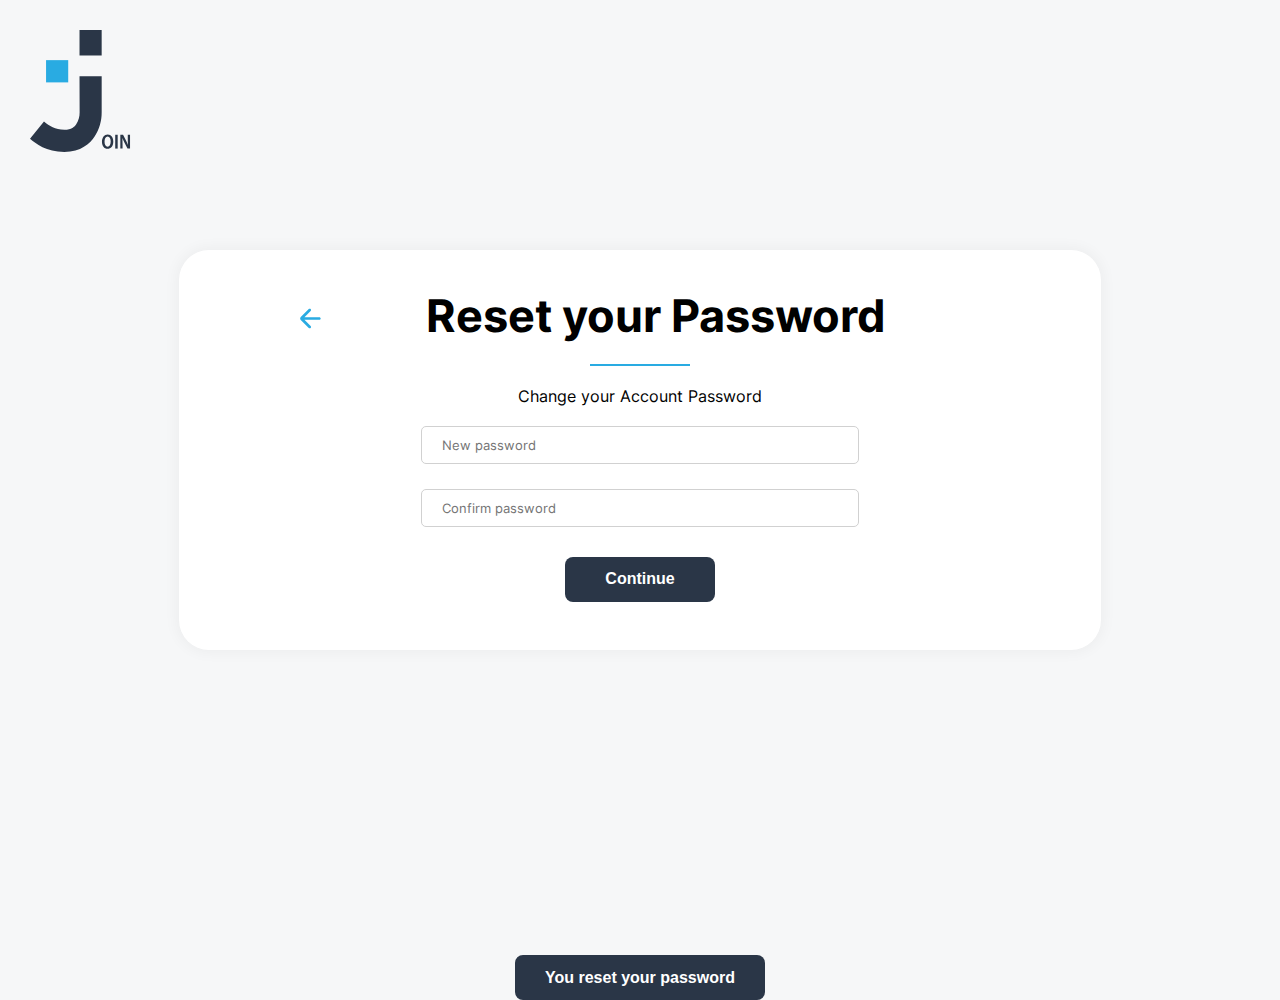
<file: reset.html>
<!DOCTYPE html>
<html lang="en">
<head>
    <meta charset="UTF-8">
    <meta name="viewport" content="width=device-width, initial-scale=1.0">
    <link rel="stylesheet" href="styles/fonts.css">
    <link rel="stylesheet" href="styles/reset.css">
    <script src="script.js"></script>
    <script src="js/storage.js"></script>
    <link rel="icon" type="image/x-icon" href="./assets/img/Join_logo_dark.png"/>
    <title>Join | Reset Password</title>

</head>
<body onload="loadUsers();">
    <div class="forgot-page">
        <div class="loading-screen">
          <img class="logo" src="assets/img/logo.svg" />
        </div>
        <div class="login-container">
          <div class="header">
            <a href="index.html">
            <img class="arrow" src="assets/img/arrow-left-line.svg">
          </a>
            <h1>Reset your Password</h1>
          </div>
          <form id="forgot-form">
            <div class="line"></div>
            <div class="paragraph">
              <span>Change your Account Password</span>
            </div>
            <br>
            <div class="input-container">
              <input id="password" type="password" placeholder="New password" required />
              <input id="confirmpassword" type="password" placeholder="Confirm password" required />
              <span id="error" style="display: none"
              >Ups! Your new Password doesn't match. Try again.
            </span>
            </div>
            
            <div class="login-buttons">
              <button id="login">Continue</button>
            </div>
          </form>
        </div>
        <div class="overlay"></div>
        <button class="fly-in-button">You reset your password</button>
        <script src="js/reset.js"></script>
</body>
</html>
</file>
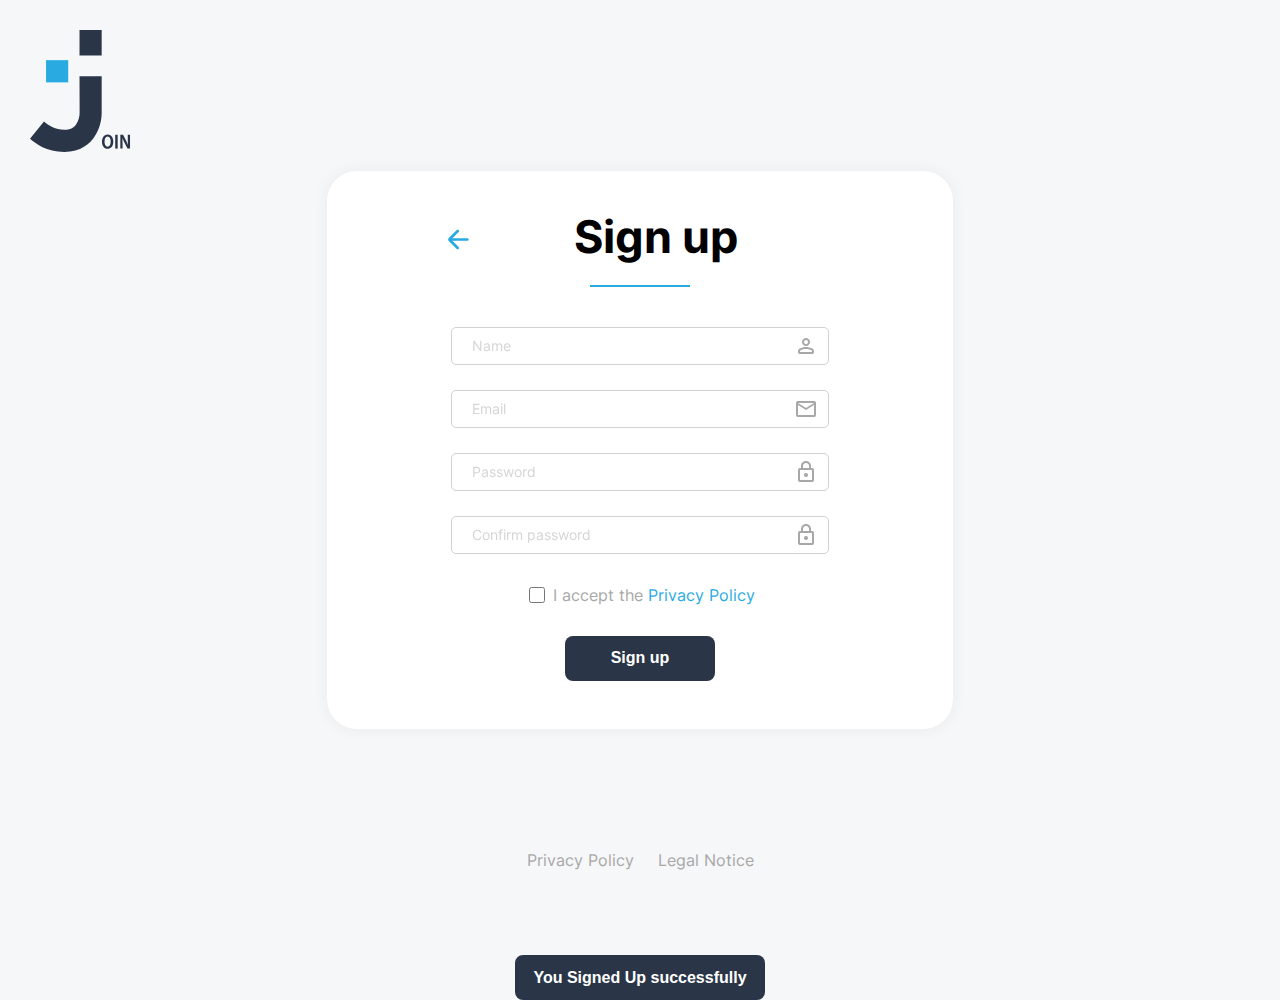
<file: signup.html>
<!DOCTYPE html>
<html lang="en">
<head>
    <meta charset="UTF-8">
    <meta name="viewport" content="width=device-width, initial-scale=1.0">
    <link rel="stylesheet" href="styles/fonts.css">
    <link rel="stylesheet" href="styles/signup.css">
    <link rel="icon" type="image/x-icon" href="./assets/img/Join_logo_dark.png"/>
    <script src="js/storage.js"></script>
    
    
    <title>Join | Sign Up</title>
</head>
<body>
    <div class="sign-page">
        <div class="loading-screen">
          <img class="logo" src="assets/img/logo.svg" />
        </div>
        <div class="login-container">
          <div class="header">
            <a href="index.html">
            <img class="arrow" src="assets/img/arrow-left-line.svg">
        </a>
            <h1>Sign up</h1>
          </div>
          <form id="forgot-form">
            <div class="line"></div>
            <div class="input-container">
              <input id="name" type="text" placeholder="Name" required/>
              <input id="email" type="email" placeholder="Email" required/>
              <input id="password" type="password" placeholder="Password" required/>
              <input id="confirmpassword" type="password" placeholder="Confirm password" required/>
              <span id="error" style="display: none"
              >Ups! Wrong password. Try again.
            </span>
            </div>
            <div class="options">
                <div class="privacy-container">
                  <input id="privacy" type="checkbox" required/>
                  <label class="label" for="privacy">I accept the <a target="_blank" href="privacy_police.html">Privacy Policy</a></label>
                </div>
              </div>
            <div class="signup-buttons">
              <button id="signup">Sign up</button>
            </div>
          </form>
          
        </div>
        <div class="overlay"></div>
        <button class="fly-in-button">You Signed Up successfully</button>
        <footer class="footer">
            <a href="privacy_police.html" target="_blank">Privacy Policy</a>
            <a href="legal_notice.html" target="_blank">Legal Notice</a>
          </footer>
          <script src="js/register.js"></script>
</body>
</html>
</file>
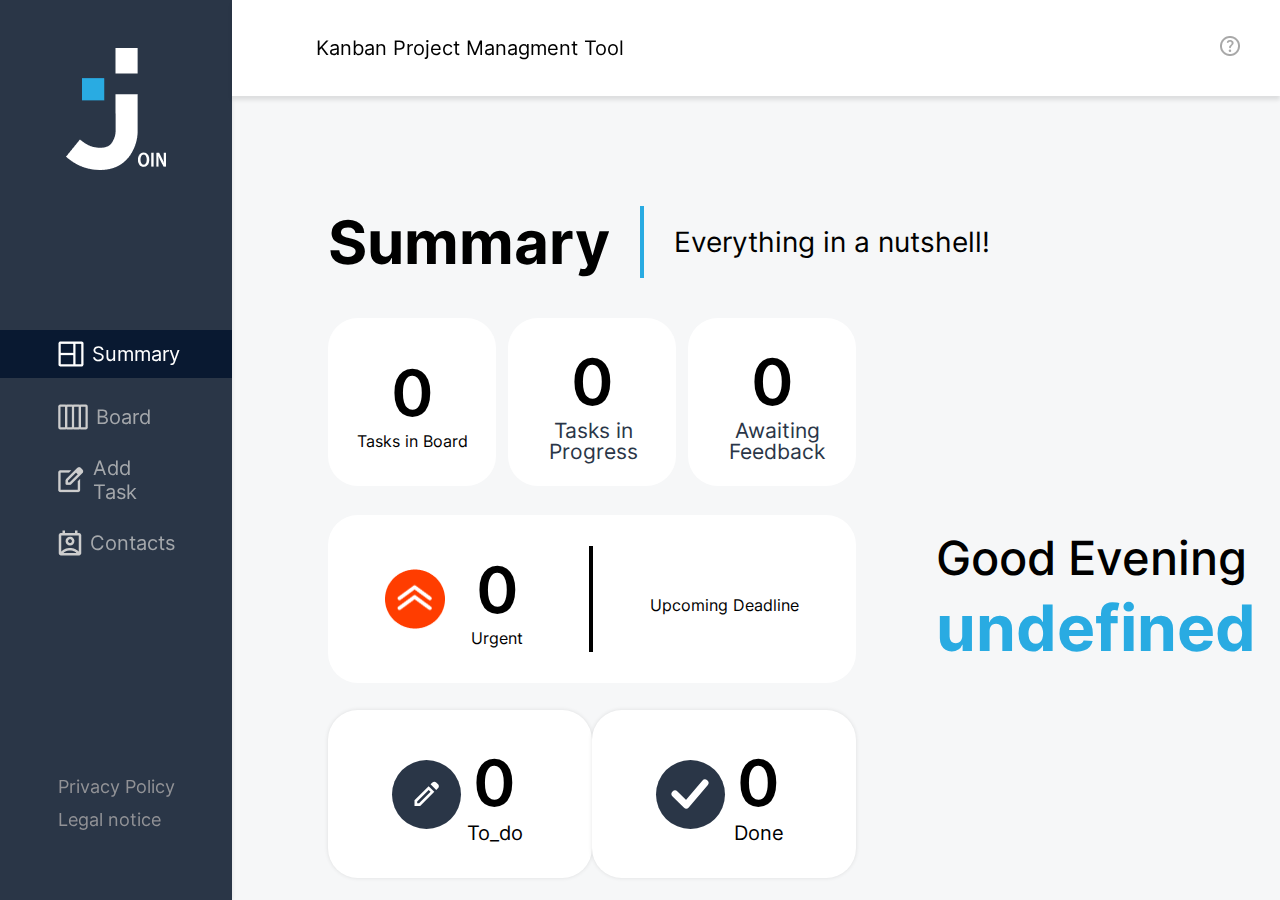
<file: summary.html>
<!DOCTYPE html>
<html lang="en">

<head>
    <meta charset="UTF-8">
    <meta name="viewport" content="width=device-width, initial-scale=1.0">
    <link rel="stylesheet" href="styles/style_template.css">
    <link rel="stylesheet" href="styles/summary.css">
    <link rel="stylesheet" href="styles/fonts.css">
    <link rel="stylesheet" href="styles/responsiveness.css">
    <link rel="icon" type="image/x-icon" href="./assets/img/Join_logo_dark.png"/>
    
    <script src="js/script_Templates.js"></script>

    <script src="script.js"></script>
    <script src="js/storage.js"></script>
    <script src="js/add_task.js"></script>
    <script src="js/board_add.js"></script>
    <script src="js/save_add_tasks.js"></script>
    <script src="js/delete.js"></script>
    <script src="js/board.js"></script>
    <script src="js/board_edit.js"></script>
    <script src="js/summary.js"></script>
    <script src="js/delete.js"></script>
    <title>JOIN | Summary</title>
</head>

<body onload="initTemplate('summary'), loadSummary()">
    <div w3-include-html="assets/templates/desktop_template.html"></div>
    <div w3-include-html="assets/templates/mobile_template.html"></div>
    <div id="summary">
        <div id="summary_container_top">
            <div id="summary_top_text">Summary</div>
            <div id="summary_top_stroke"></div>
            <div id="summary_top_title">Everything in a nutshell!</div>
            <div id="summary_top_stroke_2"></div>
        </div>
        <div id="summary_container_bottom">
            <div id="summary_container_bottom_left">
                <div id="summary_bottom_stats">
                    <div id="summary_bottom_stats_top">
                        <div id="tasks_in_Board" class="summary_bottom_stats_container" onclick="openBoard()">
                            <div id="tasks_in_Board_number" class="summary_number"></div>
                            <div id="tasks_in_Board_text" class="summary_bottom_stats_container_hover">Tasks in Board
                            </div>
                        </div>
                        <div id="tasks_in_progress" class="summary_bottom_stats_container" onclick="openBoard()">
                            <div id="tasks_in_progress_number" class="summary_number"></div>
                            <div id="tasks_in_progress_text" class="summary_bottom_stats_container_text">Tasks in
                                Progress
                            </div>
                        </div>
                        <div id="awaiting_feedback" class="summary_bottom_stats_container" onclick="openBoard()">
                            <div id="awaiting_feedback_number" class="summary_number"></div>
                            <div id="awaiting_feedback_text" class="summary_bottom_stats_container_text">Awaiting
                                Feedback
                            </div>
                        </div>
                    </div>
                </div>
                <div id="summary_bottom_stats_mid" class="hoverStatContainer" onclick="openBoard()">
                    <div id="summary_bottom_stats_mid_left">
                        <img src="assets/img/Icon_Double_Arrow.png" alt="">
                        <div id="summary_bottom_stats_mid_left_container">
                            <div id="summary_bottom_stats_mid_left_container_number" class="summary_number">1</div>
                            <div id="summary_bottom_stats_mid_left_container_text">Urgent</div>
                        </div>
                    </div>
                    <div id="summary_bottom_stats_mid_mid"></div>
                    <div id="summary_bottom_stats_mid_right">
                        <div id="summary_bottom_stats_mid_right_date"></div>
                        <div id="summary_bottom_stats_mid_right_text"> Upcoming Deadline</div>
                    </div>
                </div>
                <div id="summary_bottom_stats_bottom">
                    <div id="summary_bottom_stats_bottom_left" class="summary_bottom_stats_bottom_container" onclick="openBoard()">
                        <div class="imgBottomContainer"><img src="assets/img/Icon_edit.svg" alt=""></div>
                        <div id="summary_bottom_stats_bottom_left_todo" class="summary_bottom_stats_bottom_stat">
                            <div id="summary_bottom_stats_bottom_left_todo_number" class="summary_number"></div>
                            <div id="summary_bottom_stats_bottom_left_todo_text" class="summary_text">To_do</div>
                        </div>
                    </div>
                    <div id="summary_bottom_stats_bottom_right" class="summary_bottom_stats_bottom_container" onclick="openBoard()">
                        <div class="imgBottomContainer"><img src="assets/img/Icon_hook.svg" alt=""></div>
                        <div id="summary_bottom_stats_bottom_right_done" class="summary_bottom_stats_bottom_stat">
                            <div id="summary_bottom_stats_bottom_right_done_number" class="summary_number"></div>
                            <div id="summary_bottom_stats_bottom_right_done_text" class="summary_text">Done</div>
                        </div>
                    </div>
                </div>
            </div>
            <div id="summary_container_bottom_right">
                <div id="summary_container_bottom_right_greeting"></div>
                <div id="summary_container_bottom_right_Name"></div>
            </div>
        </div>
    </div>

</body>

</html>
</file>
<file: styles/fonts.css>
/* inter-100 - latin */
@font-face {
  font-display: swap; /* Check https://developer.mozilla.org/en-US/docs/Web/CSS/@font-face/font-display for other options. */
  font-family: "Inter";
  font-style: normal;
  font-weight: 100;
  src: url("../assets/fonts/inter-v12-latin-100.woff2") format("woff2"); /* Chrome 36+, Opera 23+, Firefox 39+, Safari 12+, iOS 10+ */
}
/* inter-200 - latin */
@font-face {
  font-display: swap; /* Check https://developer.mozilla.org/en-US/docs/Web/CSS/@font-face/font-display for other options. */
  font-family: "Inter";
  font-style: normal;
  font-weight: 200;
  src: url("../assets/fonts/inter-v12-latin-200.woff2") format("woff2"); /* Chrome 36+, Opera 23+, Firefox 39+, Safari 12+, iOS 10+ */
}
/* inter-300 - latin */
@font-face {
  font-display: swap; /* Check https://developer.mozilla.org/en-US/docs/Web/CSS/@font-face/font-display for other options. */
  font-family: "Inter";
  font-style: normal;
  font-weight: 300;
  src: url("../assets/fonts/inter-v12-latin-300.woff2") format("woff2"); /* Chrome 36+, Opera 23+, Firefox 39+, Safari 12+, iOS 10+ */
}
/* inter-regular - latin */
@font-face {
  font-display: swap; /* Check https://developer.mozilla.org/en-US/docs/Web/CSS/@font-face/font-display for other options. */
  font-family: "Inter";
  font-style: normal;
  font-weight: 400;
  src: url("../assets/fonts/inter-v12-latin-regular.woff2") format("woff2"); /* Chrome 36+, Opera 23+, Firefox 39+, Safari 12+, iOS 10+ */
}
/* inter-500 - latin */
@font-face {
  font-display: swap; /* Check https://developer.mozilla.org/en-US/docs/Web/CSS/@font-face/font-display for other options. */
  font-family: "Inter";
  font-style: normal;
  font-weight: 500;
  src: url("../assets/fonts/inter-v12-latin-500.woff2") format("woff2"); /* Chrome 36+, Opera 23+, Firefox 39+, Safari 12+, iOS 10+ */
}
/* inter-600 - latin */
@font-face {
  font-display: swap; /* Check https://developer.mozilla.org/en-US/docs/Web/CSS/@font-face/font-display for other options. */
  font-family: "Inter";
  font-style: normal;
  font-weight: 600;
  src: url("../assets/fonts/inter-v12-latin-600.woff2") format("woff2"); /* Chrome 36+, Opera 23+, Firefox 39+, Safari 12+, iOS 10+ */
}
/* inter-700 - latin */
@font-face {
  font-display: swap; /* Check https://developer.mozilla.org/en-US/docs/Web/CSS/@font-face/font-display for other options. */
  font-family: "Inter";
  font-style: normal;
  font-weight: 700;
  src: url("../assets/fonts/inter-v12-latin-700.woff2") format("woff2"); /* Chrome 36+, Opera 23+, Firefox 39+, Safari 12+, iOS 10+ */
}
/* inter-800 - latin */
@font-face {
  font-display: swap; /* Check https://developer.mozilla.org/en-US/docs/Web/CSS/@font-face/font-display for other options. */
  font-family: "Inter";
  font-style: normal;
  font-weight: 800;
  src: url("../assets/fonts/inter-v12-latin-800.woff2") format("woff2"); /* Chrome 36+, Opera 23+, Firefox 39+, Safari 12+, iOS 10+ */
}
/* inter-900 - latin */
@font-face {
  font-display: swap; /* Check https://developer.mozilla.org/en-US/docs/Web/CSS/@font-face/font-display for other options. */
  font-family: "Inter";
  font-style: normal;
  font-weight: 900;
  src: url("../assets/fonts/inter-v12-latin-900.woff2") format("woff2"); /* Chrome 36+, Opera 23+, Firefox 39+, Safari 12+, iOS 10+ */
}
</file>
<file: styles/main.css>
body {
  margin: 0;
  background-color: #f6f7f8;
  font-family: "Inter";
}

.main-page {
  display: flex;
  justify-content: center;
  align-items: center;
  width: 100vw;
  height: 100vh;
  position: relative;
  overflow: hidden;
}

.signup-container {
  display: flex;
  justify-content: center;
  align-items: center;
  gap: 30px;
  position: absolute;
  top: 30px;
  right: 30px;
}

.sign-btn {
  border-radius: 8px;
  width: 100px;
  height: 45px;
  background: #2a3647;
  color: white;
  font-weight: bold;
  font-size: 16px;
  border-style: unset;
}

.loading-screen {
  top: 30px;
  left: 30px;
  background-color: #f6f7f8;
  width: 100vw;
  height: 100vh;
  opacity: 1;
  visibility: visible;
  z-index: 9999;
  transition: opacity 200ms ease-out, visibility 200ms ease-out;
  position: absolute;
  animation: resizeLogo 2s ease-in-out forwards 700ms;
}
.loading-screen-mobile {
  display: none;
}
.logo {
  width: 100%;
  height: 100%;
}

@keyframes resizeLogo {
  0% {
    max-width: 100%;
    max-height: 100%;
  }
  100% {
    max-width: 150px;
    max-height: 150px;
  }
}

#login-form {
  display: flex;
  flex-direction: column;
  align-items: center;
}

.login-container {
  background-color: #ffffff;
  padding: 48px 115px;
  border-radius: 30px;
  box-shadow: 0px 0px 14px 3px rgba(0, 0, 0, 0.04);
}

.login-container h1 {
  margin-top: -10px;
  text-align: center;
  font-size: 45px;
}

.line {
  width: 100px;
  height: 2px;
  background-color: #29abe2;
  margin-top: -10px;
  margin-bottom: 20px;
}

#login {
  border-radius: 8px;
  height: 45px;
  width: 120px;
  background: #2a3647;
  color: white;
  font-weight: bold;
  font-size: 16px;
  transition: 0s background-color;
  border-style: unset;
}

#login:hover {
  background: #29abe2;
  transition-delay: 0.08s;
}

#login:hover,
#guest-login:hover,
.sign-btn:hover {
  cursor: pointer;
}

#login:hover,
.sign-btn:hover {
  background: #29abe2;
}

#guest-login:hover{
  color: #29abe2;
  border-color: #29abe2;
}
#guest-login {
  border-radius: 8px;
  height: 45px;
  width: 120px;
  background: #ffffff;
  color: black;
  font-weight: bold;
  font-size: 16px;
}

#remember-link {
  text-decoration: none;
  color: #29abe2;
  font-weight: 400;
  font-size: 16px;
}

.options {
  display: flex;
  justify-content: center;
  align-items: center;
  gap: 20px;
  margin-bottom: 30px;
  margin-top: 30px;
}

.login-buttons {
  display: flex;
  gap: 40px;
}

#remember {
  width: 16px;
  height: 16px;
  color: #2a3647;
  font-weight: 400;
  font-size: 16px;
}

.remember-container {
  display: flex;
  justify-content: center;
  align-items: center;
  gap: 5px;
}

#email,
#password {
  padding: 10px;
  width: 100%;
  border-radius: 5px;
  border-color: #d1d1d1;
  border: 1px solid #d1d1d1;
  text-indent: 10px;
  font-family: "Inter";
}

#email::placeholder {
  color: #d1d1d1;
  opacity: 0.9;
  font-weight: 400;
  text-indent: 10px;
  font-size: 14px;
}

#email {
  background-image: url("../assets/img/mail.png");
  background-repeat: no-repeat;
  background-position: center right 10px;
}

#password {
  background-image: url("../assets/img/lock.png");
  background-repeat: no-repeat;
  background-position: center right 10px;
}

#password::placeholder {
  color: #d1d1d1;
  opacity: 0.9;
  font-weight: 400;
  text-indent: 10px;
  font-size: 14px;
}

.input-container {
  display: flex;
  flex-direction: column;
  justify-content: center;
  align-items: center;
  gap: 25px;
  width: 100%;
  margin-bottom: 10px;
}

.footer {
  display: flex;
  justify-content: center;
  gap: 24px;
  position: absolute;
  bottom: 30px;
}

.footer a {
  text-decoration: none;
  color: #a8a8a8;
}

.border-red {
  border-color: red !important;
  outline: none;
}

#error {
  display: flex;
  color: red;
  margin-top: -20px;
  margin-left: -10px;
  align-self: flex-start;
  font-size: 12px;
}

@media (max-width: 600px) {
  .loading-screen {
    display: flex;
    transition: unset;
    position: absolute;
    transition: opacity 100ms ease-out, visibility 100ms ease-out;
    position: absolute;
    animation: resizeLogo 0.8s ease-in-out forwards 500ms;
  }

  .loading-screen-mobile {
    display: flex;
    justify-content: center;
    align-items: center;
    top: 0;
    left: 0;
    background-color: #2a3647;
    width: 100vw;
    height: 100vh;
    opacity: 1;
    visibility: visible;
    z-index: 9999;
    transition: opacity 100ms ease-out, visibility 100ms ease-out;
    position: absolute;
    animation: resizeLogoMobile 0.8s ease-in-out forwards 500ms;
  }

  .loading-screen-mobile img {
    height: 150px;
    width: 150px;
  }

  @keyframes resizeLogoMobile {
    0% {
      max-width: 100%;
      max-height: 100%;
    }
    90% {
      opacity: 0;
      display: none;
      top: 40px;
      left: 40px;
    }
    100% {
      max-width: 0%;
      max-height: 0%;
      display: none;
      top: 40px;
      left: 40px;
    }
  }

  @keyframes resizeLogo {
    0% {
      max-width: 100%;
      max-height: 100%;
      display: none;
      opacity: 0;
    }

    50% {
      max-width: 150px;
      max-height: 150px;
      opacity: 0;
      display: none;
    }

    100% {
      max-width: 80px;
      max-height: 80px;
      opacity: 1;
      display: flex;
    }
  }

  .login-container {
    padding: 57px 80px;
  }

  .signup-container {
    top: unset;
    bottom: 10vh;
    right: 20vw;
  }

  .login-buttons {
    flex-direction: column;
    gap: 15px;
  }

  #login {
    width: 170px;
  }

  #guest-login {
    width: 170px;
  }

  .options {
    flex-direction: column;
  }

  .options a {
    order: -1;
  }
}

@media (max-width: 375px) {
  .loading-screen img {
    background-color: unset;
    display: none;
  }

  .loading-screen {
    background-color: unset;
    display: none;
  }

  .login-container {
    margin-top: 60px;
    padding: 24px 37px;
  }

  .main-page {
    align-items: flex-start;
  }
}
</file>
<file: styles/add_task_left.css>
/*general or applicable to more than one part*/
body {
  background-color: rgb(245, 245, 245);
  font-family: "inter";
  display: flex;
  margin:0;
}

form {
  width: 100%
}

button {
  border-style: none;
}

.hover {
  cursor: pointer;
}

.padding {
  padding: 13px 21px 13px 21px;
}

.height51 {
  height: 51px;
}

.roundedBorder {
  border-radius: 10px;
  padding-bottom: 4px;
  background-color: white;
}

.hidden {
  display: none !important;
}

input:focus-visible {
  outline: none;
}

input:-webkit-autofill,
input:-webkit-autofill:hover, 
input:-webkit-autofill:focus {
  -webkit-text-fill-color: black;
  -webkit-box-shadow: 0 0 0px 40rem #ffff inset;
  border: none;
}

.alert {
  margin-top: 8px;
  color: red;
}

/*upperPart of add Task*/
.addTaskContainer {
  margin-top: 207px;
  margin-left: 328px;
  margin-right: 96px;
  margin-bottom: 40px;
  box-sizing: border-box;
  width: calc(100% - 424px); 
}

#addTaskTitle {
  font-size: 61px;
  font-weight: 700;
}
.addTaskSubContainer {
  display: flex;
  margin-bottom: 40px;
}

.addTaskContainerSides {
  width: 100%;
  height: 551px;
}

.addTaskContainerBoxes {
  width: 100%;
}

.addTaskLabels {
  font-size: 20px;
}

.inputsAddTask {
  width: 100%;
  border-radius: 10px;
  gap: 10px;
  border: 1px solid rgb(209, 209, 209);
  font-size: 20px;
  box-sizing: border-box;
  font-family: "inter" !important;
}

.addTaskContainer textarea {
  height: 119px;
  padding: 18px 21px 18px 21px;
  box-sizing: border-box;
  font-family: "inter" !important;
}

textarea:focus-visible {
  outline: none;
}

/*Part of Category and Contacts*/
.inputWithList {
  display: flex;
  justify-content: space-between;
  align-items: center;
  background-color: white;
  padding: 18px 21px 18px 0px;
  border-radius: 10px;
  width: 100%;
  font-size: 20px;
  box-sizing: border-box;
  font-family: "inter" !important;
}

.selection {
  display: flex;
  justify-content: space-between;
  align-items: center;
  padding: 0px 21px 0px 21px !important;
  border-radius: 10px;
  border: 1px solid transparent;
  font-size: 20px;
}

#selection img {
  height: 24px;
}

#selection img:hover {
  cursor: pointer;
}

.option {
  display: flex;
  justify-content: space-between;
  align-items: center;
  font-size: 20px;
  padding: 0px 20px 4px 21px !important;
}

.option:hover {
  background-color: rgb(209, 209, 209);
  cursor: pointer;
  height: 30px;
}

.categoryLine {
  display: flex;
  justify-content: flex-start;
  gap: 10px;
  width: 100%;
}

/*specific for category only*/
.inputCategory {
  display: flex;
  align-items: center;
}

.circle {
  width: 20px;
  height: 20px;
  border: 2px solid rgb(255, 255, 255);
  border-radius: 50%;
}

.selectedCategoryBox {
  display: flex;
  justify-content: space-between;
  align-items: center;
  padding: 0 !important;
  width: 100%;
  height: 51px;
}

.selectedCategory {
  display: flex;
  gap: 10px;
  justify-content: flex-start;
  align-items: center;
  font-size: 20px;
  padding: 0;
}

#newCategoryName {
  width: 100%;
  padding: 13px 21px 13px 0px;
  gap: 10px;
  border: none;
  font-size: 20px;
  box-sizing: border-box;
  font-family: "inter" !important;
}

#newCategoryName:focus-visible {
  outline: none;
}

.iconsNewCategory {
  height: 20px;
  width: 20px;
}

.iconsNewCategory img {
  height: 20px;
  width: 20px;
}

.dividerSmall {
  width: 1px;
  background-color: rgb(209, 209, 209);
  margin-left: 8px;
  margin-right: 8px;
  height: 30px;
}

#newCategoryDots {
  display: flex;
  margin: 16px;
  gap: 16px;
}

.selected {
  box-shadow: 0px 4px rgba(0, 0, 0, 0.1);
}
/*specific for delete category*/
#confirmDeleteCategory{
  position: fixed;
  z-index: 12;
  top: 50%;
  left: 50%;
  width: 300px;
  height: 180px;
  transform: translate(-50%, -50%);
  background-color: white;
  display: flex;
  justify-content: center;
  align-items: center;
  flex-direction: column;
  border-radius: 32px;
  border: 2px solid #2A3647;
  gap: 24px;
}

#confirmDeleteCategoryQuestion{
  font-size: 26px;
  font-weight: 700;
  color: #2A3647;
}

#confirmDeleteCategoryAnswers{
  display: flex;
  width: 210px;
  height: 50px;
}

#confirmDeleteCategoryAnswersYes{
  width: 50%;
  height: 100%;
  border-radius: 10px 0 0 10px;
  border: 1px solid #2A3647;
  display: flex;
  justify-content: center;
  align-items: center;
  background-color: #2A3647;
  color: white;
  cursor: pointer;
}

#confirmDeleteCategoryAnswersNo{
  width: 50%;
  height: 100%;
  border-radius: 0 10px 10px 0 ;
  border: 1px solid #2A3647;
  background-color: #FFFFFF;
  display: flex;
  justify-content: center;
  align-items: center;
  cursor: pointer;
}

#confirmDeleteCategoryAnswersYes:hover{
  background-color: #29ABE2;
  border-color: #29ABE2;
  
}

#confirmDeleteCategoryAnswersNo:hover{
  border-color: #29ABE2;
  color: #29ABE2;    
}

/*Specific for Assign Contacts*/
.selectContactToAssign img {
  height: 24px;
}

.selectContactToAssign img:hover {
  cursor: pointer;
}

.contactList {
  justify-content: space-between;
  background-color: white;
}

.checkBoxChecked {
 background-color: black;
  height: 12px;
  width: 12px;
}

.newContact {
  height: 16px;
  width: 16px;
  display: flex;
  align-items: center;
  justify-content: center;
}

.newContact img {
    filter: brightness(1) invert(1);
}
</file>
<file: styles/add_tasks_right.css>
/*Divider between left and right side*/
.divider {
    width: 1px;
    background-color: rgb(209, 209, 209);
    margin-left: 59px;
    margin-right: 59px;
    margin-bottom: 8px;
    height: 551px;
  }
  
  /*specific for priorities*/
  #prioContainer {
    display: flex;
    width: 100%;
    justify-content: space-between;
    gap: 10px;
  }
  
  .prio {
    padding: 18px 10px 18px 10px;
    border-radius: 10px;
    border: 1px solid rgb(209, 209, 209);
    width: calc(33% - 10px);
    box-sizing: border-box;
    font-size: 20px;
    display: flex;
    align-items: center;
    justify-content: space-around;
    background-color: white;
  }
  
  .prio:hover {
    box-shadow: 0px 4px rgba(0, 0, 0, 0.1);
    transform: scale(1.1);
  }
  
  .prio img {
    width: 20px;
    height: 14.51px;
    flex-shrink: 0;
  }
  
  .urgent {
    background-color: rgb(255, 61, 0);
    color: white;
  }
  
  .medium {
    background-color: rgb(255, 168, 0);
    color: white;
  }
  
  .low {
    background-color: rgb(122, 226, 41);
    color: white;
  }
  
  /*specific for subtasks*/
  .addSubTask {
    width: 100%;
    border-radius: 10px;
    gap: 10px;
    border: 1px solid rgb(209, 209, 209);
    font-size: 20px;
    box-sizing: border-box;
    background-color: white;
    display: flex;
    justify-content: space-between;
    align-items: center;
  }
  
  .inputSubtask {
    border: none;
    border-radius: 10px;
    padding: 13px 21px 13px 21px;
    flex-grow: 2;
  }
  
  .inputSubtask:focus-visible {
    outline: rgb(245, 245, 245);
  }
  
  .buttonAddSubTask {
    height: 24px;
    width: 24px;
    font-size: 20px;
    margin: 9px;
  }
  
  .buttonAddSubTask:hover {
    cursor: pointer;
  }
  .subTasks {
    overflow: auto;
    max-height: 180px;
  }
  
  .subTaskBox {
    display: flex;
    gap: 20px;
    margin-top: 8px;
    margin-bottom: 8px;
  }
  
  .buttonAddSubTask img {
    width: 24px;
    height: 24px;
  }
  
  .checkBox {
    border: solid black 1px;
    height: 16px;
    width: 16px;
    border-radius: 3px;
    overflow: visible;
    display: flex;
    align-items: center;
    justify-content: center;
  }
  
  .checkBox img {
    height: 24px;
  }
  
  .subtask {
    font-size: 16px;
  }
  
  /*lower part to finalize addTasks*/
  .finalizeTask {
    display: flex;
    justify-content: flex-end;
    gap: 25px;
    margin-bottom: 40px;
  }
  
  .buttonAddTask {
    height: 55px;
    border-radius: 10px;
    display: flex;
    justify-content: center;
    align-items: center;
    width: fit-content;
  }
  
  .clear {
    border: 1px solid rgb(42, 54, 71);
    font-weight: 400;
    padding: 18px 15px;
    font-size: 20px;
    gap: 10px;
  }
  
  .clear img {
      transform: rotate(45deg);
  }
  
  .create {
    background-color: rgb(42, 54, 71);
    color: white;
    font-weight: 700;
    font-size: 21px;
    gap: 4px;
    position: relative;
    border-style: none;
  }
  
  .clear:hover {
    border: 1px solid rgb(41, 171, 226);
    color: rgb(41, 171, 226);
    box-shadow: 0px 4px rgba(0, 0, 0, 0.1);
  }
  
  .clear:hover svg path {
    stroke: rgb(41, 171, 226);
  }
  
  .create:hover {
    background-color: rgb(41, 171, 226);
    box-shadow: 0px 4px rgba(0, 0, 0, 0.1);
    border: 1px solid rgb(41, 171, 226);
  }
  
  #popupNotice {
   background-color: rgb(42, 54, 71);
   font-size: 20px;
   padding: 0px 15px;
   color: white;
   margin-right: 16px;
   position: fixed;
   left: 33%;
   bottom: -1500px;
   display: none;
  }
  
  .visible {
    bottom: 116px !important;
    display:flex !important;
    animation: slideInBottom 0.5s forwards;
  }

  @keyframes slideInBottom {
    from {
      transform: translateY(200%);
    }
    to {
      transform: translateY(0);
    }
  }
</file>
<file: styles/colorCodes.css>
.colorCategory0 {
    background-color: transparent;
  }
  
  .colorCategory1 {
    background-color: rgb(31, 215, 193);
  }
  
  .colorCategory2 {
    background-color: rgb(255, 122, 0);
  }
  
  .colorCategory3 {
    background-color: rgb(0, 56, 255);
  }
  
  .colorCategory4 {
    background-color: rgb(255, 199, 1);
  }
  
  .colorCategory5 {
    background-color: rgb(252, 113, 255);
  }
  
  .colorCategory6 {  
    background-color: rgb(138,164,255);
  }
  
  .colorCategory7 {
    background-color: rgb(255,0,0);
  }
  
  .colorCategory8 {
    background-color: rgb(42,211,0);
  }
  
  .colorCategory9 {
    background-color: rgb(226,0,190);
  }
</file>
<file: styles/responsiveness.css>
#mobileFooter {
  display: none;
}

#mobileHeader {
  display: none;
}

#mobile_topbar_icons{
  padding-right: 40px;
  display: flex;
  gap: 24px;
  display: flex;
  align-items: center;
  cursor: pointer;
}

#mobile_topbar_Icons_Username{
  z-index: 8;
  width: 50px;
  height: 50px;
  border: 3px solid black;
  border-radius: 30px;
  display: flex;
  justify-content: center;
  align-items: center;
  font-weight: bold;
  color: #29ABE2;
  cursor: pointer;
}

@media (max-width: 1450px) {
.addTaskContainer {
  width: calc(100%-232px);
}
.divider {
  margin-left: 20px;
  margin-right: 20px;
}
  .addTaskContainerSides {
    width: 50%;
  }
}

@media (max-width: 1200px) {
  .addTaskContainer {
    margin: 207px 32px 0 328px;
  }

  .addTaskSubContainer {
    flex-direction: column;
  }
  .divider {
    display: none;
  }
  .addTaskContainerSides {
    height: fit-content;
  }
}

@media (max-width: 900px) {
  .addTaskContainer {
    margin: 118px 0px 60px 0px;
    width: 100%;
    display: flex;
    flex-direction: column;
    align-items: stretch;
  }
  .addTaskSubContainer {
    align-items: center;
    font-size: 16px !important;
  }
  #addTaskTitle {
    font-size: 47px;
    margin-left: 32px;
  }


  #sidebar {
    display: none !important;
  }
  #topbar {
    display: none !important;
  }

  #mobileHeader {
    display: flex;
    justify-content: space-between;
    align-items: center;
    position: fixed;
    top: 0;
    left: 0;
    right: 0;
    z-index: 10;
    font-family: "Inter";
    height: 80px;
    padding-left: 20px;
    font-size: 20px;
    background-color: white;
    box-shadow: 0px 4px 4px rgba(0, 0, 0, 0.1);
  }

  .mobileAddTaskHeader {
    display: flex;
    justify-content: space-between;
  }

  .mobileClearButton {
    display: flex !important;
  }

  .clear {
    display: none;
  }

  .create {
    margin-right: 20px;
  }

  #mobileFooter {
    display: flex;
    z-index: 10;
    position: fixed;
    bottom: 0;
    left: 0;
    right: 0;
    background-color: #2a3647;
    display: flex;
    height: 80px;
    padding: 0px 16px;
    justify-content: space-between;
    align-items: center;
    flex-shrink: 0;
  }
  .mobileCategory_line {
    display: flex;
    flex-direction: column;
    justify-content: center;
    align-items: center;
    height: 76px;
    width: 76px;
  }

  .footerLink {
    color: white;
    text-decoration: none;
  }

  .supportPage {
    margin: 118px 32px 100px 32px;
    width: 90%;
    display: flex;
    flex-direction: column;
    align-items: stretch;
  }
}

@media (max-width: 500px) {

  #addTaskTitle {
    margin: 16px;
  }
  .addTaskLabels {
    font-size: 16px;
  }
.inputsAddTask {
  font-size: 16px;
}
  .selection {
    width: 100%;
    font-size: 16px;
  }

  .prio {
    font-size: 16px;
    height: 41px;
    padding: 18px 10px;
    gap: 10px;
    line-height: 120%; /* 19.2px */
    width: 111px;
  }

  .visible {
    bottom: 200px !important;
  }

  #popupNotice {
    left: 25%;
   }

   #addTaskBoardContainer {
    width: 100%;
    padding:0;
   }
}
</file>
<file: styles/style_template.css>
body{
    margin: 0;
}

#sidebar{
    font-family: "Inter";
    z-index: 8;
    background-color: #2A3647;
    color: #A4A7AB;
    position: fixed;
    top: 0;
    bottom: 0;
    left: 0;
    height: 100%;
    width: 232px;
    display: flex;
    flex-direction: column;
    align-items: center;
    box-shadow: 0 0 4px rgba(0, 0, 0, 0.1);
}

#sidebar_logo{
    width: 100%;
    display: flex;
    justify-content: center;
    margin-top: 48px;
}

.sidebar_link{
    text-decoration: none;
    color: #A4A7AB
}

#sidebar_categories{
    display: flex;
    flex-direction: column;
    justify-content: space-between;
    width:100%;
    font-size: 20px;
    margin: 160px 0;
    gap: 15px;
}

.sidebar_category{
    display: flex;
    justify-content:center;
    align-items: center;  
    object-fit: cover;
    width: 100%;    
    height: 48px;
    cursor: pointer;
}

.sidebar_category:hover{
    background-color: #2A3B54;
}    

.active_category{
    background-color: #091931;
    color: #FFFFFF;
    pointer-events: none;
}

.active_category img{
    filter: brightness(0) invert(1);
}

.sidebar_category_line{
    width: 50%;
    height: 100%;
    display: flex;
    justify-content: flex-start;
    align-items: center;
    gap: 8px;  
}

.sidebar_category_line a{
    text-decoration: none;
    color:inherit;    
}

.category_img {
    height: 30px;
    width: 30px;
    display: flex;
    align-items: center;
    justify-content: flex-start;
}

#sidebar_policies{
    flex: 1;
    font-size: 18px;
    display: flex;
    flex-direction: column;
    align-items: flex-start;
    justify-content: flex-end;
    margin-bottom: 30%;
    gap: 12px;
}

#sidebar_policies a{
    text-decoration: none;
    color: #919296;
}

#sidebar_policies a:hover{
    color: #29ABE2;
}

#topbar{
    z-index: 10;
    font-family: "Inter";
    position: fixed;
    top: 0;
    right: 0;
    left: 232px;
    height: 96px;
    display: flex;
    justify-content: space-between;
    align-items: center;
    font-size: 20px;
    background-color: white;
    box-shadow: 0px 4px 4px rgba(0, 0, 0, 0.1);
}

#topbar_text{
    padding-left: 8%;

}

#topbar_icons{
    padding-right: 40px;
    display: flex;
    gap: 24px;
    display: flex;
    align-items: center;
    cursor: pointer;
}

#topbar_Icons_Username{
    width: 50px;
    height: 50px;
    border: 3px solid black;
    border-radius: 30px;
    display: flex;
    justify-content: center;
    align-items: center;
    font-weight: bold;
    color: #29ABE2;
    cursor: pointer;
}


#popupBar{
    position: fixed;
    top: 96px;
    right: 40px;
    width: 130px;
    height: 86px !important;
    border-radius: 20px 0 20px 20px;
    box-shadow: 0 0 4px ;
    background-color: #2A3647;
    color: #CDCDCD;
    display: flex;
    flex-direction: column;
    align-items: center;
    justify-content: center;    
    font-family: "Inter";
    gap: 12px;
}

#popupBar a{
    text-decoration: none;
    color: #CDCDCD;
    font-size: 16px;
    font-weight: 400;
}

#popupBar a:hover{
    color: #FFFFFF;
}


.d-none{
    display: none !important;
}

.d-flex{
    display: flex;
}
</file>
<file: styles/board.css>
html{
    background-color: #F6F7F8;
}

body{
    background-color: #F6F7F8;
    width: 100%;
    height: 100%;
}

#board{
    font-family: 'Inter';
    width: 100vw;
    background-color: #F6F7F8;
}

#board_container_top{
    padding-top: 206px;
    padding-left: 328px;
    width: 1056px;
    height: 73px;
    display: flex;
    align-items: center;
    justify-content: space-between;
}

#board_container_title{
    font-size: 61px;
    font-weight: 700;
    line-height: 73px;
}

#board_container_search_searchfield_mobile{
    display: none;
}

#board_container_search{
    width: 481px;
    height: 55px;
    display: flex;
    gap: 32px;
    align-items: center;
    justify-content: center;
    background-color: #F6F7F8;
}

#board_container_search_searchfield{
    width: 312px;
    height: 48px;
    border-radius: 10px;
    border: 1px solid #A8A8A8;
    display: flex;
    gap: 8px;
    background-color: white;
}

#board_container_search_searchfield_inner{
    padding: 8px 16px;
    width: 280px;
    height: 32px;
    display: flex;
    justify-content: space-between;
    align-items: center;
    cursor: pointer;
}

#board_input::placeholder{
    color: #D1D1D1;
}

input:focus{
    outline: none;
}

#board_input{
    width: 100px;
    height: 19px;
    color: #2A3647;
    border: none;
    font-size: 16px;
    font-weight: 400;
    line-height: 19px;
    cursor: pointer;
}

#board_search_btn{
    width: 48px;
    height: 32px;
    display: flex;
    justify-content: center;
    align-items: center;
    gap: 16px;
    background-color: #ffffff;
    border: none;
    border-left: 1px solid #D1D1D1;
    height: 31px;
    cursor: pointer;
}

#board_search_icon{
    border-radius: 10px;
}

#board_search_icon:hover{   
    background-color: #2A3647;
}

#board_search_icon img:hover{   
    filter: brightness(0) invert(1);
}

#board_container_search_addtask{
    display: flex;
    justify-content: center;
    align-items: center;
    gap: 10px;
    width: 137px;
    height: 55px;
    border-radius: 10px;
    border: 1px solid #2A3647;
    background-color: #2A3647;
    color: #ffffff;
    font-size: 21px;
    font-weight: 700;
    cursor: pointer;
}

#board_container_search_addtask:hover{
    background-color: #29ABE2;
    border: none;
    box-shadow: 0 4px 4px #29ABE2;
}

#board_container_bottom{    
    margin-top: 67px;
    margin-left:297px; 
    width: 1078px;
    height: 661px;
    display: flex;
    gap: 26px;
}

.board_container_bottom_category{
    width: 250px;
    min-height: 20px;
    display: flex;
    flex-direction: column;
    gap: 35px;
    justify-content: flex-start;
    align-items: center;
    border-radius: 30px;
    flex: 1;
}

.board_container_bottom_category_background{
    width: 250px;
    display: flex;
    flex-direction: column;
    gap: 35px;
    justify-content: flex-start;
    align-items: center;
    border-radius: 30px;
    flex: 1;
}

.board_container_bottom_category_title{
    display: flex;
    justify-content: space-between;
    align-items: center;
    width: 230px;
    height: 25px;
    font-size: 21px;
    line-height: 25px;
    white-space: nowrap;
    font-weight: 700;
    cursor: pointer;
}

.board_container_bottom_category_icon{
    width: 24px;
    height: 24px;
    border-radius: 8px;
    border: 2px solid #2A3647;
    display: flex;
    justify-content: center;
    align-items: center;
}

.board_task_container{
    width: 250px;
    height: 239px;
    border-radius: 30px;
    background-color: #ffffff;
    cursor: pointer;
    box-shadow: 0 0 14 3 rgba(0, 0, 0, 0.04);
    position: relative;
}

.board_task_container_inner{
    width: 209px;
    height: 203px;
    padding: 10%;
    display: flex;
    flex-direction: column;
    justify-content: space-between
}

.lastCategory{
    position: absolute;
    top: 0;
    left: 0;
    right: 0;
    width: 100%;    
    height: 10%;
    border-top-left-radius: 30px;
    border-top-right-radius: 30px;
    background-color: rgba(168, 168, 168, 0.3);
    display: flex;
    align-items: center;
    justify-content: center;
}

.lastCategory:active{
    background-color: rgba(168, 168, 168, 0.8);
}   

.nextCategory{
    position: absolute;
    bottom: 0;
    left: 0;
    right: 0;
    width: 100%;
    height: 10%;
    border-bottom-left-radius: 30px;
    border-bottom-right-radius: 30px;
    background-color: rgba(168, 168, 168, 0.3);
    display: flex;
    align-items: center;
    justify-content: center;
}

.nextCategory:active{
    background-color: rgba(168, 168, 168, 0.8);
}


.board_task_container_category{
    width: 103px;
    height: 27px;
    border-radius: 8px;
    background-color: #FF7A00;
    display: flex;
    justify-content: center;
    align-items: center;
    color: white;
}

.board_task_container_title_and_description{
    width: 207px;
    height: 67px;
    border-radius: 10px;
    display: flex;
    flex-direction: column;
    justify-content: center;
    gap: 8px;
    align-items: flex-start;
    
}

.board_task_container_title{
    font-size: 16px;
    font-weight: 700;
    color: #2A3647;
}

.board_task_container_description{
    color: #A8A8A8;
    overflow: hidden;
}

.board_task_progress{
    height: 14px;
    width: 209px;
    display: flex;
    justify-content: space-between;
    align-items: center;
    font-size: 12px;
    line-height: 14px;
    gap:10px;
}

.board_task_progressbar{    
    height: 8px;
    border-radius: 2px;
    background-color: #29ABE2;
}

.board_task_progress_text{
    width: 53px;
    font-size: 12px;
    line-height: 14.4px;
    font-weight: 400;
}

.board_task_working{
    display: flex;
    align-items: center;
    justify-content: space-between;
    gap: 12px;
}

.icons_container{
    display: flex;
    justify-content: flex-start;
    align-items: center;
    padding-left: 8px;
    overflow:hidden
}


.board_Icons_Username{
    min-width: 34px;
    height: 34px;
    border-radius: 58px;
    border: 1px solid #ffffff;
    display: flex;
    justify-content: center;
    align-items: center;
    font-size: 12px;
    font-weight: 400;
    color: #FFFFFF;
    cursor: pointer;
    margin-left: -8px;
    background-color: #FF7A00;

}

.board_prio{
    width: 32px;
    height: 32px;
    display: flex;
    justify-content: center;
    align-items: center;
}

.board_prio img{
    width: 24px;
    height: 18px;
}

.drag-area-highlight {
    background-color: #ffffff;
}

.d-none{
    display: none;
}

.prio_urgent{
    background-color: #FF4910;
}

.prio_medium{
    background-color: #FFB320;
}

.prio_low{
    background-color: #7AE229;
}

.emptyColumnContainer{
    height: 48px;
    width: 100%; 
    border-radius: 10px;
    border: 1px dotted #A8A8A8;
    color: #A8A8A8;
    background-color: #E7E7E7;
    display: flex;
    justify-content: center;
    align-items: center;
}
</file>
<file: styles/board_edit.css>
#editTask{
    position: fixed;
    top:0;
    left: 0;
    right: 0;
    bottom: 0;
    z-index: 11;
    display: flex;
    justify-content: center;
    align-items: center;
    background-color: rgba(0, 0, 0, 0.2);
    font-family: 'Inter';
}

#confirmDeleteTask{
    position: fixed;
    z-index: 12;
    top: 50%;
    left: 50%;
    width: 300px;
    height: 180px;
    transform: translate(-50%, -50%);
    background-color: white;
    display: flex;
    justify-content: center;
    align-items: center;
    flex-direction: column;
    border-radius: 32px;
    border: 2px solid #2A3647;
    gap: 24px;
}

#confirmDeleteTaskQuestion{
    font-size: 26px;
    font-weight: 700;
    color: #2A3647;
}

#confirmDeleteTaskAnswers{
    display: flex;
    width: 210px;
    height: 50px;
}

#confirmDeleteTaskAnswersYes{
    width: 50%;
    height: 100%;
    border-radius: 10px 0 0 10px;
    border: 1px solid #2A3647;
    display: flex;
    justify-content: center;
    align-items: center;
    background-color: #2A3647;
    color: white;
    cursor: pointer;
}

#confirmDeleteTaskAnswersNo{
    width: 50%;
    height: 100%;
    border-radius: 0 10px 10px 0 ;
    border: 1px solid #2A3647;
    background-color: #FFFFFF;
    display: flex;
    justify-content: center;
    align-items: center;
    cursor: pointer;
}

#confirmDeleteTaskAnswersYes:hover{
    background-color: #29ABE2;
    border-color: #29ABE2;
    
}

#confirmDeleteTaskAnswersNo:hover{
    border-color: #29ABE2;
    color: #29ABE2;    
}

#editTaskContainer{
    height: 798px;
    max-height: 90%;
    width: 623px;
    background-color: white;
    border-radius: 30px;
    position: relative;
}

#editTaskContainerInner{
    padding: 50px;
    display: flex;
    height: calc(100% - 100px);
    flex-direction: column;
    justify-content: flex-start;
    align-items: flex-start;
    gap: 24px;
}

#editTaskContainerCategory{
    width: 142px;
    height: 40px;
    border-radius: 8px;
    font-size: 25px;
    color: #FFFFFF;
    display: flex;
    justify-content: center;
    align-items: center;
}

#editTaskContainerTitle{
    width: 523px;
    font-size: 50px;
    font-weight: 700;
    word-wrap: break-word;
}

#editTaskContainerDescription{
    font-size: 20px;
}

#editTaskContainerDueDate{
    display: flex;
    align-items: center;
    gap: 25px
}

#editTaskContainerDueDateText{
    font-size: 20px;
    font-weight: 700;
}

#editTaskContainerDueDateDate{
    font-size: 20px;
}

#editTaskContainerPrio{
    display: flex;
    align-items: center;
    gap: 25px
}

#editTaskContainerPrioText{
    font-size: 20px;
    font-weight: 700;
}

#editTaskContainerPrioPrio{
    display: flex;
    font-size: 21px;
    justify-content: center;
    align-items: center;
    height: 33px;
    width: 133px;
    border-radius: 10px;
    
    color: #FFFFFF;
    gap: 10px;
}

#editTaskContainerPrioPrio img{
    width: 18px;
    height: 12px;
}

#editTaskContainerAssigned{
    position: relative;
    display: flex;
    flex-direction: column;
    justify-content: flex-start;
    align-items: flex-start;
    gap: 15px;
    max-height: 240px;
    width: 380px;
}

#editTaskContainerAssignedText{
    font-size: 20px;
    font-weight: 700;    
}

#editTaskContainerAssignedNames{
    display: flex;
    flex-direction: column;
    justify-content: flex-start;
    align-items: flex-start;
    font-size: 20px;
    gap: 15px;
    margin-left: 8px;
    width: 100%;
    overflow: scroll;
}

#editTaskContainerSubtasks{
    display: flex;
    flex-direction: column;
    justify-content: flex-start;
    align-items: flex-start;
    gap: 20px;
    font-size: 20px;
    margin-top: -30px;
    width: 380px;
    min-height: 200px;
}

#editTaskContainerSubtasksText{
    font-weight: 700;   
    height: 26px;
}

#editTaskContainerSubtasksTasks{
    display: flex;
    flex-direction: column;
    gap: 10px;
    width: 100%;
    min-height: 150px;
    overflow: scroll;   
}

.subtaskInOverview{
    display: flex;
    justify-content: flex-start;
    align-items: center;
    gap: 30px;
}

.subtaskEdit{
    width: 62%;
    display: flex;
    border: 1px solid #2A3647;
    border-radius: 8px;
    margin-top: 8px;

}

#inputSubtaskEdit{
    border: none;
    margin-left: 10px;
}


.editTaskUsername{
    display: flex;
    align-items: center;
    justify-content: flex-start;
    gap: 25px;
}

.editTaskUsernameCircle{
    width: 45px;
    height: 45px;
    border-radius: 58px;
    border: 2px solid #ffffff;
    display: flex;
    justify-content: center;
    align-items: center;
    font-size: 16px;
    font-weight: 400;
    color: #FFFFFF; 
    background-color: #FF7A00;
}




#editTaskContainerClose{
    position: absolute;
    width: 32px;
    height: 32px;
    border-radius: 56px;
    right: 24px;
    top: 24px;
    cursor: pointer;
    display: flex;
    justify-content: center;
    align-items: center;
}

#editTaskContainerClose:hover{
    background-color: rgba(41, 171, 226, 0.15);
}

#editTaskContainerEditDelete{
    position: absolute;
    bottom: 40px;
    right: 50px;
    width: 100px;
    height: 50px;
    display: flex;
    justify-content: center;
    align-items: center;
    cursor: pointer;
}

#editTaskContainerDelete{
    background-color: white;
    border: 1px solid #2A3647;
    border-radius: 10px 0 0 10px;
    width: 50px;
    height: 50px;
    display: flex;
    justify-content: center;
    align-items: center;
}

#editTaskContainerEdit{
    background-color: #2A3647;
    border: 1px solid #2A3647;
    border-radius: 0 10px 10px 0;
    width: 50px;
    height: 50px;
    display: flex;
    justify-content: center;
    align-items: center;
    font-weight: 600;
}

#editTaskContainerSave{
    position: absolute;
    bottom: 40px;
    right: 50px;
    width: 100px;
    height: 50px;
    display: flex;
    justify-content: center;
    align-items: center;
    cursor: pointer;
    border: 1px solid #2A3647;
    border-radius: 10px;
    font-size: 20px;
    font-weight: 700;
    background-color: #2A3647;
    color: white;gap: 4px
}

#editTaskContainerSaveIcon{
    display: flex;
    justify-content: center;
    align-items: center;
    filter: brightness(1) invert(1);
}

#editTaskContainerSaveIcon img{
    width: 25px;
    height: 25px;
}

#editTaskPrioChangable{
    display: flex;
    width: 100%;
    justify-content: space-between;
    gap: 10px;
}

.editTaskTitleFixed{
    width: 80%;
    font-size: 20px;
    display: flex;
    flex-direction: column;
    justify-content: flex-start;
    gap: 8px;
    font-weight: 500;
}

#editTaskTitleChangable {
    width: 100%;
    height: 45px;
    border-radius: 10px;
    border: 1px solid rgb(209, 209, 209);
    font-size: 20px;
    padding: 12px 20px;    
}

#editTaskDescription textarea{
    width: 100%;
    width: 100%;
    height: 120px;
    resize: none;
    border-radius: 10px;
    border: 1px solid rgb(209, 209, 209);
    font-size: 20px;
    padding: 10px 20px;
    font-family: 'Inter';
}

#editTaskAssignedChangable{
    display: flex;
    align-items: center;
    justify-content: flex-start;
    gap: 16px;
}

.editContainerInner{
    gap: 25px !important;
}

.editAssignment{
    height: 65px !important;
    z-index: 15;
}

#contactsOptionsEdit{
    max-height: 200px;
    overflow: scroll;
}


/* Scrollbar Design */

::-webkit-scrollbar{
    width: 15px;
}

::-webkit-scrollbar-thumb {
    background: #2A3647; 
    border-radius: 10px;
}

::-webkit-scrollbar-thumb:hover {    
    background: #29ABE2; 
  }
</file>
<file: styles/board_responsiv.css>
/* Responsiv Design */

@media(max-width: 1420px){
    #board_container_top{
        width: calc(100% - 364px);
    }

    #board_container_bottom{
        width: calc(100% - 364px);
        gap: 2.4%;
    }

    .board_container_bottom_category_background{
        width: 23%;
    }

    .board_container_bottom_category_title{
        width: 92%;
        font-size: 16px;
    }

    .board_container_bottom_category{
        width: 100%
    }

    .board_task_container{
        width: 100%;
        min-height: 240px;
    }

    .board_container_bottom_category_icon{
        width: 18px;
        height: 18px;
    }

    .board_task_container_inner{
        width: 83%;
    }

    .board_task_container_title_and_description{
        width: 100%;
    }

    .board_task_container_title{
        overflow:-moz-hidden-unscrollable;
        line-height: 16px;
    }

    .board_task_container_description{
        overflow: -moz-hidden-unscrollable;
    }

    .board_task_progress{
        width: 100%;
    }
}



@media(max-width: 1200px){

    #board_container_bottom{
        gap: 30px
    }

    #board_container_title{
        font-size: 48px;
    }

    #board_container_search_searchfield{
        width: 250px;
        height: 42px
    }

    #board_container_search_searchfield_inner{
        padding: 5px 16px
    }

    #board_container_search_addtask{
        width: 90px;
        height: 42px;
        font-size: 16px;
    }

    #board_container_bottom{
        flex-direction: column;
    }

    .board_container_bottom_category_background{
        width: 100%;
        gap: 16px;
        justify-content: flex-start;
    }

    .board_container_bottom_category_title{
        width: 100%;
        font-size: 21px;
    }

    .board_container_bottom_category{
        flex-direction: row;
    }

    .board_task_container{
        width: 250px
    }

    .board_task_container_title_and_description{
        width: 207px
    }

    #addTaskBoardContainer{
        overflow: auto;
        height: 90vh !important;
    }
    
}

@media(max-width:900px){

    #board{
        display: flex;
        flex-direction: column;
        justify-content: center;
        align-items: center;
        gap: 35px;
        width: 100%;
    }

    body::-webkit-scrollbar{
        display: none;
    }

    .board_container_bottom_category_background{
        width: 100%
    }

    .board_container_bottom_category{       
        overflow: scroll;
    }

    .board_container_bottom_category::-webkit-scrollbar{
        display: none;
    }

    #board_container_search{
        justify-content: flex-end;
    }

    #board_container_search_addtask{
        width: 40px;
        height: 40px;
    }

    #board_container_search_addtask img{
        width: 20px;
        height: 20px;
    }

    #board_container_search_addtask_text{
        display: none;
    }

    #board_container_search_searchfield{
        display: none;
    }

    #board_container_search_searchfield_mobile{
        display: flex;
        width: calc(100% - 34px);
        height: 48px;
        border-radius: 10px;
        border: 1px solid #A8A8A8;
        display: flex;
        gap: 8px;
        background-color: white;
    }

    #board_container_top{
        padding: 128px 0 0 0;
        width: calc(100% - 34px)
    }

    #board_container_bottom{
        margin: 0;
        width: calc(100% - 34px);
        justify-content: flex-start;
        align-items: flex-start;
    }

    #board_container_bottom_done{
        margin-bottom: 100px;
    }

    
    #board_container_search_searchfield_inner_mobile{
        padding: 8px 16px;
        width: calc(100% - 34px);
        height: 32px;
        display: flex;
        justify-content: space-between;
        align-items: center;
        cursor: pointer;
    }
    
    #board_input_mobile::placeholder{
        color: #D1D1D1;
    }
    
    input:focus{
        outline: none;
    }
    
    #board_input_mobile{
        width: 100px;
        height: 19px;
        color: #2A3647;
        border: none;
        font-size: 16px;
        font-weight: 400;
        line-height: 19px;
        cursor: pointer;
    }

    #board_search_btn_mobile{
        width: 48px;
        height: 32px;
        display: flex;
        justify-content: center;
        align-items: center;
        gap: 16px;
        background-color: #ffffff;
        border: none;
        border-left: 1px solid #D1D1D1;
        height: 31px;
        cursor: pointer;
    }
    
    #board_search_icon_mobile{
        border-radius: 10px;
    }
    
    #board_search_icon_mobile:hover{   
        background-color: #2A3647;
    }
    
    #board_search_icon_mobile img:hover{   
        filter: brightness(0) invert(1);
    }

    #board_container_title{
        font-size: 48px;
    }

    .board_container_bottom_category_icon{
        width: 24px;
        height: 24px;
    }

    .emptyColumnContainer{
        margin: 16px 0;
    }

    .board_task_container_inner{
        height: 80%;
    }

}


/* Hier showCard responsiv */

@media(max-width: 700px){
    #editTaskContainer{
        width: calc(100% - 40px)
    }
    
    #editTaskContainerClose{
        top: 50px;
        right: 40px;
    }

    #editTaskContainerCategory{
        height: 30px;
        font-size: 18px;
    }

    #editTaskContainerTitle{
        width: 100%;
        font-size: 36px;
        flex-wrap: wrap;
    }

    #editTaskContainerDescription{
        width: 100%;
        font-size: 18px;
    }

    .editTaskUsernameName, #editTaskContainerDueDateText, #editTaskContainerDueDateDate, #editTaskContainerPrioText, #editTaskContainerPrioPrio{
        font-size: 18px;
    }

    #editTaskContainerAssigned{
        gap: 10px;
    }

    #editTaskUsernameCircle{
        width: 42px;
        height: 42px;
        font-size: 16px;
    }

    #editTaskContainerSubtasks{
        gap:10px;
    }

    #contactsOptionsEdit{
        max-height: 120px;
    }
}


@media(max-width: 576px){
    #editTaskContainerInner{
        padding: 50px 25px;
    }

    #editTaskTitle, #editTaskDescription, #editTaskDueDate, #editTaskPrio, #editTaskAssigned{
        width: 100%;
    }

    #editTaskAssignedChangable{
        width: 70%;
    }

    #editTaskContainerAssignedNames, #editTaskContainerSubtasksTasks{       
        overflow: scroll;
    }

    #editTaskContainerSubtasks{
        margin-top: 0;
       
    }

    #editTaskContainerSubtasksTasks::-webkit-scrollbar{
        display: none;
    }

    #editTaskContainerAssignedNames::-webkit-scrollbar{
        display: none;
    }
}
</file>
<file: styles/board_add.css>
#addTaskBoard {
  position: fixed;
  top: 0;
  left: 0;
  right: 0;
  bottom: 0;
  z-index: 999;
  display: flex;
  justify-content: center;
  align-items: center;
  background-color: rgba(0, 0, 0, 0.2);
  font-family: "Inter";

}


#addTaskBoardContainer {
  height: 95vh;
  width: 70%;
  position: relative;
  padding: 64px;
  border-radius: 30px;
  background: #fff;
  box-shadow: 0px 0px 4px 0px rgba(0, 0, 0, 0.1);
  box-sizing: border-box;
}


 .closeBoardAddTask {
    display:flex;
    justify-content: flex-end;
 }

 .closeButtonBoardAddTask{
    width: 32px;
    height: 32px;
    border-radius: 56px;
    cursor: pointer;
    display: flex;
    justify-content: center;
    align-items: center;
}

.closeButtonBoardAddTask:hover{
    background-color: rgba(41, 171, 226, 0.15);
}

@keyframes slideInLeft {
  from {
    transform: translateX(200%);
  }
  to {
    transform: translateX(0);
  }
}

.slideIn {
  animation: slideInLeft 0.5s forwards;
}

.slideOut {
  animation: slideOutRight 1s forwards;
}

@keyframes slideOutRight {
  from {
    transform: translateX(0%);
  }
  to {
    transform: translateX(200%);
  }
}
</file>
<file: styles/contacts.css>
body,
html {
  margin: 0 !important;
  font-family: "inter";
}

.main_page {
  width: 100vw;
  height: 100vh;
  overflow: hidden;
  position: relative;
}

.dropdown_for_mobile {
  display: none;
  position: absolute;
  bottom: 8vh;
  right: 20px;
  width: 60px;
  border-radius: 100px;

  background-color: #2a3647;
  color: white;
  font-size: 21px;
  align-items: center;
  justify-content: center;
  height: 60px;
  line-height: 25px;
  flex-shrink: 0;
  cursor: pointer;
}

.dropdown-content {
  display: none;
  position: absolute;
  top: -80px;
  right: -10px;
  background-color: #2a3647;
  min-width: 160px;
  box-shadow: 0px 8px 16px 0px rgba(0, 0, 0, 0.2);
  padding: 12px 16px;
  z-index: 1;
  border-radius: 20px;
  color: white;
}

#contactList {
  position: fixed;
  top: 96px;
  left: 12%;
  width: 20%;
  height: 90vh;
  background-color: #ffffff;
  box-shadow: 4px 0 6px 0 rgba(0, 0, 0, 0.08);
  display: flex;
  flex-direction: column;
  align-items: center;
  font-family: "Inter";
}

#add_new_contact {
  width: 100%;
  height: 101px;
  display: flex;
  justify-content: center;
  align-items: center;
}

#new_contact_btn {
  height: 50px;
  width: 70%;
  border-radius: 10px;
  border: 1px solid #2a3647;
  background-color: #2a3647;
  color: white;
  font-size: 21px;
  font-weight: 700;
  display: flex;
  align-items: center;
  justify-content: center;
  gap: 10px;
  line-height: 25px;
  flex-shrink: 0;
  cursor: pointer;
  border-style: unset;
}

#new_contact_btn:hover {
  background-color: #29abe2;
  border: none;
  box-shadow: 0 0px 0px #29abe2;
}

.contact_list_letter_container {
  width: 100%;
}

.letter {
  padding: 17px 36px;
  font-size: 20px;
  font-weight: 400;
  line-height: 24px;
  color: black;
  width: 40%;
}

.contact_list_stroke {
  width: 100%;
  border-bottom: 1px solid #d1d1d1;
  margin: 8px 0;
}

.contact_list_name_container {
  display: flex;
  justify-content: space-around;
  width: 100%;
  height: 78px;
  border-radius: 10px;
}

.contact_list_name_container:hover {
  background-color: #d1d1d1;
  cursor: pointer;
}

.contact_list_name_container_inner {
  padding: 15px 6px;
  display: flex;
  align-items: center;
  width: 80%;
  gap: 20px;
}

.contact_list_name_icon {
  min-height: 42px;
  min-width: 42px;
  border-radius: 45px;
  border: 1px solid white;
  background-color: rgb(161, 127, 255);
  color: white;
  display: flex;
  justify-content: center;
  align-items: center;
  font-size: 12px;
  line-height: 14px;
  font-weight: 400;
}

.contact_list_name_mail {
  display: flex;
  flex-direction: column;
  align-items: flex-start;
  justify-content: center;
}

.contact_list_name {
  font-size: 20px;
  font-weight: 400;
  line-height: 24px;
}

.contact_list_mail {
  font-size: 16px;
  font-weight: 400;
  line-height: 19px;
  color: #007cee;
}

.contact_info_container {
  display: flex;
  margin-top: 8%;
  margin-left: 49%;
  width: 49%;
  height: 90%;
  align-items: flex-start;
  margin-right: 0;
  flex-direction: column;
  font-family: "Inter";
}
.header_in_contact {
  width: 100%;
  display: flex;
  gap: 10px;
  justify-content: flex-start;
  margin-left: 3%;
  align-items: center;
  margin-top: 70px;
}

.header {
  font-size: 50px;
  font-weight: 700;
}

.header_subtext {
  font-size: 20px;
  font-weight: 400;
}

.divider {
  background-color: #29abe2;
  height: 2px;
  width: 50px;
  transform: rotate(90deg);
}

.user {
  display: flex;
  justify-content: flex-start;
  align-items: center;
  width: 100%;
  height: 25vh;

  margin-left: 3%;
  gap: 50px;
}

.user_icon {
  height: 120px;
  width: 120px;
  border-radius: 140px;
  border: 1px solid white;
  background-color: aquamarine;
  color: white;
  display: flex;
  justify-content: center;
  align-items: center;
  font-size: 47px;
  line-height: 14px;
  font-weight: 400;
}

.username {
  font-size: 38px;
  font-weight: 500;
  align-self: center;
}

.edit_user {
  display: flex;
  gap: 10px;
  align-items: center;
  font-weight: 400;
}

.user_edit_container {
  height: 100%;
  display: flex;
  flex-direction: column;
  justify-content: center;
}

.contact_information {
  font-weight: 400;
  margin-left: 3%;
}

.user_details {
  margin-top: 14%;
  margin-left: 3%;
}

.user_details h3 {
  font-weight: 700;
  font-size: 16px;
}

.user_details a {
  text-decoration: none;
  color: #007cee;
  font-size: 16px;
}

.user_container {
  width: 100%;
}

#new_contact_modal {
  display: flex;
  position: absolute;
  z-index: 2;
  left: 20%;
  top: 25%;
  min-width: 75vw;
  min-height: 55vh;
  font-family: "inter";
  border-radius: 20px;
  -webkit-box-shadow: 1px 0px 18px 5px rgba(255, 255, 255, 0.63);
  -moz-box-shadow: 1px 0px 18px 5px rgba(255, 255, 255, 0.63);
  box-shadow: 1px 0px 18px 5px rgba(192, 188, 188, 0.63);
}

.left_side {
  display: flex;
  flex-direction: column;
  justify-content: center;
  align-items: center;
  width: 45%;
  min-height: 55vh;
  background-color: #2a3647;
  color: white;
  border-top-left-radius: 20px;
  border-end-start-radius: 20px;
}

.left_side img {
  width: 50px;
  height: 55px;
}

.left_side h1 {
  font-weight: 700;
  font-size: 55px;
  margin: 0;
}

.left_side span {
  font-weight: 400;
  font-size: 24px;
}

.line {
  margin-top: 10px;
  height: 2px;
  width: 23%;
  background-color: #29abe2;
}

.right_side {
  display: flex;
  justify-content: center;
  align-items: center;
  width: 55%;
  min-height: 55vh;
  background-color: #ffffff;
  border-top-right-radius: 20px;
  border-end-end-radius: 20px;
}

.right_side img {
  width: 100px;
  height: 100px;
}

.create-buttons {
  display: flex;
  gap: 10px;
}

.input-container {
  display: flex;
  flex-direction: column;
  justify-content: center;
  align-items: center;
  gap: 25px;
  width: 100%;
  margin-bottom: 20px;
}

#email,
#phone,
#name {
  padding: 10px;
  width: 100%;
  border-radius: 5px;
  border-color: #d1d1d1;
  border: 1px solid #d1d1d1;
  text-indent: 10px;
  font-family: "Inter";
}

#email::placeholder,
#phone::placeholder,
#name::placeholder {
  color: #d1d1d1;
  opacity: 0.9;
  font-weight: 400;
  text-indent: 10px;
  font-size: 14px;
}

#email {
  background-image: url("../assets/img/mail.png");
  background-repeat: no-repeat;
  background-position: center right 10px;
}

#name {
  background-image: url("../assets/img/person.svg");
  background-repeat: no-repeat;
  background-position: center right 10px;
}

#phone {
  background-image: url("../assets/img/call.png");
  background-repeat: no-repeat;
  background-position: center right 10px;
}

#cancel {
  border-radius: 8px;
  height: 45px;
  width: 120px;
  padding-right: 18px;
  background: #ffffff;
  color: black;
  font-weight: bold;
  font-size: 16px;
}

#create {
  border-radius: 8px;
  height: 45px;
  width: 180px;
  padding-right: 35px;
  background: #2a3647;
  color: white;
  font-weight: bold;
  font-size: 16px;
  transition: 0s background-color;
  background-image: url("../assets/img/check.svg");
  background-repeat: no-repeat;
  background-position: center right 10px;
  border-style: unset;
}

.avatar {
  margin-right: 50px;
}

#create:hover {
  background: #29abe2;
  transition-delay: 0.08s;
  background-image: url("../assets/img/check.svg");
  background-repeat: no-repeat;
  background-position: center right 10px;
}

#cancel:hover {
  color: #29abe2;
  border-color: #29abe2;
  transition-delay: 0.08s;
}

#cancel:hover,
#create:hover {
  cursor: pointer;
}

/* Chrome, Safari, Edge, Opera */
input::-webkit-outer-spin-button,
input::-webkit-inner-spin-button {
  -webkit-appearance: none;
  margin: 0;
}

/* Firefox */
input[type="number"] {
  -moz-appearance: textfield;
}

.x {
  position: absolute;
  top: 30px;
  right: 30px;
  padding: 15px;
}

.x:hover {
  cursor: pointer;
}

#contacts_container {
  display: flex;
  flex-direction: column;
  width: 100%;
  overflow-y: auto;
}

#contacts_container::-webkit-scrollbar {
  width: 10px;
}

#contacts_container::-webkit-scrollbar-thumb {
  background: #a8a8a8;
  border-radius: 10px;
}

#edit_contact,
#delete_contact {
  display: flex;
  align-items: center;
  gap: 5px;
  border-radius: 5px;
  padding: 2px;
}

#edit_contact:hover,
#delete_contact:hover {
  background-color: #d1d1d1;
  cursor: pointer;
}

#edit_contact_modal {
  display: flex;
  position: absolute;
  z-index: 2;
  left: 20%;
  top: 25%;
  min-width: 75vw;
  min-height: 55vh;
  font-family: "inter";
  border-radius: 20px;
  -webkit-box-shadow: 1px 0px 18px 5px rgba(255, 255, 255, 0.63);
  -moz-box-shadow: 1px 0px 18px 5px rgba(255, 255, 255, 0.63);
  box-shadow: 1px 0px 18px 5px rgba(192, 188, 188, 0.63);
}

@keyframes slideInLeft {
  from {
    transform: translateX(200%);
  }
  to {
    transform: translateX(0);
  }
}

.slideIn {
  animation: slideInLeft 0.5s forwards;
}

.slideOut {
  animation: slideOutRight 1s forwards;
  display: none;
}

@keyframes slideOutRight {
  from {
    transform: translateX(0%);
  }
  to {
    transform: translateX(200%);
  }
}

#edit_email,
#edit_phone,
#edit_name {
  padding: 10px;
  width: 100%;
  border-radius: 5px;
  border-color: #d1d1d1;
  border: 1px solid #d1d1d1;
  text-indent: 10px;
  font-family: "Inter";
}

#edit_email::placeholder,
#edit_phone::placeholder,
#edit_name::placeholder {
  color: #d1d1d1;
  opacity: 0.9;
  font-weight: 400;
  text-indent: 10px;
  font-size: 14px;
}

#edit_email {
  background-image: url("../assets/img/mail.png");
  background-repeat: no-repeat;
  background-position: center right 10px;
}

#edit_name {
  background-image: url("../assets/img/person.svg");
  background-repeat: no-repeat;
  background-position: center right 10px;
}

#edit_phone {
  background-image: url("../assets/img/call.png");
  background-repeat: no-repeat;
  background-position: center right 10px;
}

#edit_delete {
  border-radius: 8px;
  height: 45px;
  width: 120px;
  padding-right: 18px;
  background: #ffffff;
  color: black;
  font-weight: bold;
  font-size: 16px;
}

#edit_save {
  border-radius: 8px;
  height: 45px;
  width: 180px;
  padding-right: 35px;
  background: #2a3647;
  color: white;
  font-weight: bold;
  font-size: 16px;
  transition: 0s background-color;
  background-image: url("../assets/img/check.svg");
  background-repeat: no-repeat;
  background-position: center right 10px;
  border-style: unset;
}

#edit_save:hover {
  background: #29abe2;
  transition-delay: 0.08s;
  background-image: url("../assets/img/check.svg");
  background-repeat: no-repeat;
  background-position: center right 10px;
}

#edit_delete:hover {
  color: #29abe2;
  border-color: #29abe2;
  transition-delay: 0.08s;
}

#edit_delete:hover,
#edit_save:hover {
  cursor: pointer;
}

.highlighted {
  background-color: #2a3647; /* Change this to your preferred highlighting style */
  color: white;
}
.arrow {
  display: none;
  position: absolute;
  right: 50px;
}

#mobileHeader {
  z-index: 1 !important;
}

#edit_form {
  width: 100%;
  display: flex;
  flex-direction: column;
  align-items: center;
}

@media (max-width: 1700px) {
  #contactList {
    left: 13.7%;
  }
}

@media (max-width: 1525px) {
  #contactList {
    left: 15.2%;
    width: 25%;
  }
}

@media (max-width: 1400px) {
  #contactList {
    left: 16.5%;
  }
}
@media (max-width: 1300px) {
  #edit_save {
    width: 135px;
  }

  #edit_form {
    width: 90%;
  }

  #topbar {
  }

  #contactList {
    left: 17.8%;
  }

  #sidebar {
  }

  #create_contact {
    width: 92%;
  }
}

@media (max-width: 1200px) {
  #contactList {
    left: 19.5%;
  }

  #new_contact_modal{
    left: 26%;
    min-width: 68vw;
  }
}

@media (max-width: 1100px) {
  #contactList {
    left: 21.4%;
  }

  .avatar {
    margin-right: 25px;
  }

  .right_side img {
    width: 80px;
    height: 80px;
  }
  #edit_avatar {
    height: 100px;
    width: 100px;
  }
}

@media (max-width: 1050px) {
  #contactList {
    left: 22.2%;
  }
  #new_contact_modal{
    left: 25%;
    min-width: 50vw;
  }
}
@media (max-width: 1000px) {
  #contactList {
    left: 23.2%;
  }

  #new_contact_modal{
    z-index: 17;
    left: 14%;

  }

  #edit_contact_modal{
    z-index: 11;
  }
}

@media (max-width: 950px) {
  #contactList {
    left: 24.2%;
  }
  
}

@media (max-width: 900px) {
  #popupBar {
    z-index: 10;
  }
  #sidebar {
    display: none !important;
  }
  .x {
    color: white;
  }
  .dropdown_for_mobile:hover .dropdown-content {
    display: block;
  }

  .dropdown_for_mobile {
    display: flex;
  }

  #mobileFooter {
    z-index: 3;
  }
  .divider {
    display: flex !important;
  }

  #contactList {
    top: 83px;
    left: 0%;
    width: 100%;
    height: 86.5vh;
  }

  #add_new_contact {
    position: absolute;
    bottom: 5vh;
    right: 20px;
    width: 85px;
  }
  #new_contact_btn {
    border-radius: 100px;
    height: 60px;
  }

  #add_new_contact_text {
    display: none;
  }

  .contact_info_container {
    display: none;
    position: absolute;
    margin-top: 82px;
    margin-left: 0;
    width: 100%;
    height: 82vh;
    justify-content: flex-start;
    align-items: flex-start;
    flex-direction: column;
    font-family: "Inter";
    background-color: white;
    overflow: hidden;
  }

  .arrow {
    display: flex;
  }

  .arrow:hover {
    cursor: pointer;
  }

  #edit_contact_modal {
    flex-direction: column;
    top: 13vh;
    left: 0;
    box-shadow: unset;
    height: 80vh;
    width: 100vw;
  }

  .left_side {
    display: flex;
    flex-direction: column;
    justify-content: center;
    align-items: center;
    width: 100%;
    background-color: #2a3647;
    color: white;
    border-top-left-radius: 20px;
    border-top-right-radius: 20px;
    border-end-start-radius: 0px;
    min-height: 33vh;
  }

  .avatar {
    display: flex;
    justify-content: center;
    width: 100%;
    position: absolute;
    top: 27vh !important;
    margin-right: 0;
  }

  .avatar img {
    width: 85px;
    height: 85px;
  }

  #edit_avatar {
    height: 80px;
    width: 80px;
  }

  .right_side {
    display: flex;
    justify-content: center;
    align-items: center;
    flex-direction: column;
    width: 100%;
    min-height: 37vh;
    background-color: #ffffff;
    border-top-right-radius: 0px;
    border-end-end-radius: 0px;
  }

  .form_container {
    width: 50%;
  }

  .create-buttons {
    justify-content: center;
  }

  #new_contact_modal {
    flex-direction: column;
    top: 13vh;
    left: 0;
    box-shadow: unset;
    height: 80vh;
    width: 100vw;
  }

  .user_icon {
    font-size: 32px;
  }

  @media (max-width: 600px) {
    .form_container {
      width: 70%;
    }
    .arrow {
      top: 88px;
    }
    .header_in_contact {
      flex-direction: column;
      width: unset;
      align-items: flex-start;
    }
    .divider {
      transform: unset;
      order: 3;
    }
    .user {
      display: flex;
      justify-content: flex-start;
      align-items: center;
      width: 100%;
      height: 17vh;
      margin-left: 3%;
      gap: 32px;
    }

    .user_icon {
      height: 80px;
      width: 80px;
      border-radius: 140px;
      border: 1px solid white;
      background-color: aquamarine;
      color: white;
      display: flex;
      justify-content: center;
      align-items: center;
      font-size: 32px;
      line-height: 14px;
      font-weight: 400;
    }

    #edit_avatar {
      height: 90px;
      width: 90px;
    }
    .username {
      font-size: 32px;
      font-weight: 500;
      align-self: center;
    }

    #cancel {
      display: none;
    }

    #contactList {
      height: 82.5vh;
    }

    .contact_info_container{
      margin-top: 81px;
    }
  }

  @media (max-width: 400px) {
    .right_side {
      min-height: 45vh;
    }

    .avatar {
      top: 35vh;
      height: 80px;
      width: 80px;
    }

    #edit_avatar {
      height: 80px;
      width: 80px;
    }

    #contactList {
      height: 80.5vh;
      top: 82px;
    }

    .arrow {
      bottom: 12vh;
    }
  }

  @media (max-width: 375px) {
    #edit_avatar {
      height: 70px;
      width: 70px;
    }

    .avatar img {
      width: 70px;
      height: 70px;
    }

    .header_in_contact {
      margin-top: unset;
    }

    #contactList{
      height: 75.5vh;
    }
    .contact_info_container{
      margin-top: 81px;
    }
  }
}
</file>
<file: styles/forgot.css>
body {
  margin: 0;
  background-color: #f6f7f8;
  font-family: "Inter";
}

.forgot-page {
  display: flex;
  justify-content: center;
  align-items: center;
  width: 100vw;
  height: 100vh;
}

.loading-screen {
  top: 30px;
  left: 30px;
  background-color: #f6f7f8;
  opacity: 1;
  visibility: visible;
  z-index: 9999;
  position: absolute;
}

.logo {
  width: 100%;
  height: 100%;
}

@keyframes resizeLogo {
  0% {
    max-width: 100%;
    max-height: 100%;
  }
  100% {
    max-width: 150px;
    max-height: 150px;
  }
}

#forgot-form {
  display: flex;
  flex-direction: column;
  align-items: center;
}

.login-container {
  background-color: #ffffff;
  padding: 48px 115px;
  border-radius: 30px;
  box-shadow: 0px 0px 14px 3px rgba(0, 0, 0, 0.04);
}

.login-container h1 {
  margin-top: -10px;
  text-align: center;
  font-size: 45px;
  margin-left: 100px;
  margin-right: 100px;
}

.line {
  width: 100px;
  height: 2px;
  background-color: #29abe2;
  margin-top: -10px;
  margin-bottom: 20px;
}

#login {
  border-radius: 8px;
  height: 45px;
  width: 220px;
  background: #2a3647;
  color: white;
  font-weight: bold;
  font-size: 16px;
  margin-top: 20px;
  border-style: unset;
}

#login:hover {
  cursor: pointer;
  background: #29abe2;
}

.login-buttons {
  display: flex;
  gap: 40px;
}

#email {
  padding: 10px;
  width: 60%;
  border-radius: 5px;
  border-color: #d1d1d1;
  border: 1px solid #d1d1d1;
  text-indent: 10px;
  font-family: "Inter";
  margin-top: 20px;
  background-image: url("../assets/img/mail.png");
  background-repeat: no-repeat;
  background-position: center right 10px;
}

#email::placeholder {
  color: #d1d1d1;
  opacity: 0.9;
  font-weight: 400;
  text-indent: 10px;
  font-size: 14px;
}

.input-container {
  display: flex;
  flex-direction: column;
  justify-content: center;
  align-items: center;
  gap: 25px;
  width: 100%;
  margin-bottom: 10px;
}

.header {
  display: flex;
  align-items: center;
  justify-content: center;
}

.arrow {
  margin-bottom: 30px;
}
.arrow:hover {
  cursor: pointer;
  background-color: #f6f7f8;
  border-radius: 25px;
}

.border-red {
  border-color: red !important;
  outline: none;
}

#error {
  display: flex;
  position: sticky;
  color: red;
  margin-top: -20px;
  margin-left: 130px;
  align-self: flex-start;
  font-size: 12px;
}

/* Pop Up Test */

body,
html {
  margin: 0;
  overflow: hidden;
}

.overlay {
  position: absolute;
  top: 0;
  left: 0;
  width: 100%;
  height: 100%;
  background-color: rgba(0, 0, 0, 0.5); /* Light grey with some transparency */
  z-index: 1;
  opacity: 0;
  pointer-events: none; /* Allow clicks to pass through the overlay */
  transition: opacity 0.5s ease;
}

.fly-in-button {
  position: absolute;
  bottom: -100px; /* Start off the screen at the bottom */
  left: 50%;
  transform: translateX(-50%);
  border: none;
  border-radius: 4px;
  font-size: 16px;
  z-index: 2;
  cursor: pointer;
  transition: bottom 1s ease;
  border-radius: 8px;
  height: 45px;
  width: 250px;
  background: #2a3647;
  color: white;
  font-weight: bold;
  font-size: 16px;
}

body.clicked .overlay {
  opacity: 1; /* Show the overlay when button animates in */
}

body.clicked .fly-in-button {
  bottom: 50px; /* Move to the center of the screen */
}

@media (max-width: 600px) {
  .loading-screen img {
    width: 100px;
    height: 100px;
  }

  .login-container {
    padding: 34px 34px;
    width: 70vw;
  }

  #email {
    width: 95%;
  }

  #login {
    width: 170px;
  }

  .header {
    align-items: flex-start;
    text-align: center;
  }

  .header h1 {
    font-size: 34px !important;
    align-self: center;
    margin-left: unset;
    margin-right: unset;
  }

  .header a {
    position: absolute;
    top: 35vh;
    left: 15vw;
  }
}

@media (max-width: 375px) {
  .login-container {
    margin-top: 60px;
    padding: 24px 37px;
  }

  .main-page {
    align-items: flex-start;
  }
}
</file>
<file: styles/support.css>
body {
  background-color: rgb(245, 245, 245);
  font-family: "inter";
  display: flex;
  margin: 0;
}

.supportPage {
  margin-top: 207px;
  margin-left: 328px;
  margin-right: 96px;
  margin-bottom: 64px;
}

.supportHeader {
display: flex;
align-items: center;
justify-content: space-between;
}

.title {
  font-size: 61px;
  font-style: normal;
  font-weight: 700;
  line-height: 120%; /* 73.2px */
  margin-bottom: 32px;
}


.aroundArrow:hover {
  border: solid 4px #29ABE2;
  cursor: pointer;
}

h4 {
  color: var(--black, #000);
  font-family: Inter;
  font-size: 20px;
  font-style: normal;
  font-weight: 700;
  line-height: 120%; /* 24px */
}

p {
  font-family: Inter;
  font-size: 16px;
  font-style: normal;
  font-weight: 400;
  line-height: 120%;
  color: var(--black, #000);
}

.join {
  color: #29ABE2;
  font-weight: 500;
}

.developerAkademie {
  color: #FD5B4F;
  font-weight: 500;
}
</file>
<file: styles/signup.css>
body {
  margin: 0;
  background-color: #f6f7f8;
  font-family: "Inter";
}

.sign-page {
  display: flex;
  justify-content: center;
  align-items: center;
  width: 100vw;
  height: 100vh;
}

.loading-screen {
  top: 30px;
  left: 30px;
  background-color: #f6f7f8;
  opacity: 1;
  visibility: visible;
  z-index: 9999;
  position: absolute;
}

.logo {
  width: 100%;
  height: 100%;
}

@keyframes resizeLogo {
  0% {
    max-width: 100%;
    max-height: 100%;
  }
  100% {
    max-width: 150px;
    max-height: 150px;
  }
}

#forgot-form {
  display: flex;
  flex-direction: column;
  align-items: center;
}

.login-container {
  background-color: #ffffff;
  padding: 48px 115px;
  border-radius: 30px;
  box-shadow: 0px 0px 14px 3px rgba(0, 0, 0, 0.04);
}

.login-container h1 {
  margin-top: -10px;
  text-align: center;
  font-size: 45px;
  margin-left: 100px;
  margin-right: 100px;
}

.line {
  width: 100px;
  height: 2px;
  background-color: #29abe2;
  margin-top: -10px;
  margin-bottom: 20px;
}

#signup {
  border-radius: 8px;
  height: 45px;
  width: 150px;
  background: #2a3647;
  color: white;
  font-weight: bold;
  font-size: 16px;
  border-style: unset;
}

#signup:hover {
  cursor: pointer;
  background: #29abe2;
}

.signup-buttons {
  display: flex;
  gap: 40px;
}

#email {
  padding: 10px;
  width: 90%;
  border-radius: 5px;
  border-color: #d1d1d1;
  border: 1px solid #d1d1d1;
  text-indent: 10px;
  font-family: "Inter";
  background-image: url("../assets/img/mail.png");
  background-repeat: no-repeat;
  background-position: center right 10px;
}

#email::placeholder {
  color: #d1d1d1;
  opacity: 0.9;
  font-weight: 400;
  text-indent: 10px;
  font-size: 14px;
}

.input-container {
  display: flex;
  flex-direction: column;
  justify-content: center;
  align-items: center;
  gap: 25px;
  width: 100%;
  margin-bottom: 10px;
}

.header {
  display: flex;
  align-items: center;
  justify-content: center;
}

.arrow {
  margin-bottom: 30px;
}
.arrow:hover {
  cursor: pointer;
  background-color: #f6f7f8;
  border-radius: 25px;
}

#confirmpassword {
  padding: 10px;
  width: 90%;
  border-radius: 5px;
  border-color: #d1d1d1;
  border: 1px solid #d1d1d1;
  text-indent: 10px;
  font-family: "Inter";
  background-image: url("../assets/img/lock.png");
  background-repeat: no-repeat;
  background-position: center right 10px;
}

#confirmpassword::placeholder {
  color: #d1d1d1;
  opacity: 0.9;
  font-weight: 400;
  text-indent: 10px;
  font-size: 14px;
}

#name {
  padding: 10px;
  width: 90%;
  border-radius: 5px;
  border-color: #d1d1d1;
  border: 1px solid #d1d1d1;
  text-indent: 10px;
  font-family: "Inter";
  margin-top: 20px;
  background-image: url("../assets/img/person.svg");
  background-repeat: no-repeat;
  background-position: center right 10px;
}

#name::placeholder {
  color: #d1d1d1;
  opacity: 0.9;
  font-weight: 400;
  text-indent: 10px;
  font-size: 14px;
}

#password {
  padding: 10px;
  width: 90%;
  border-radius: 5px;
  border-color: #d1d1d1;
  border: 1px solid #d1d1d1;
  text-indent: 10px;
  font-family: "Inter";
  background-image: url("../assets/img/lock.png");
  background-repeat: no-repeat;
  background-position: center right 10px;
}

#password::placeholder {
  color: #d1d1d1;
  opacity: 0.9;
  font-weight: 400;
  text-indent: 10px;
  font-size: 14px;
}

#privacy {
  width: 16px;
  height: 16px;
  color: #2a3647;
  font-weight: 400;
  font-size: 16px;
}

.privacy-container {
  display: flex;
  justify-content: center;
  align-items: center;
  gap: 5px;
}

#remember-link {
  text-decoration: none;
  color: #29abe2;
  font-weight: 400;
  font-size: 16px;
}

.options {
  display: flex;
  justify-content: center;
  align-items: center;
  gap: 2px;
  margin-bottom: 30px;
  margin-top: 20px;
}

.label {
  color: #a8a8a8;
}

.label a {
  text-decoration: none;
  color: #29abe2;
}

.footer {
  display: flex;
  justify-content: center;
  gap: 24px;
  position: absolute;
  bottom: 30px;
  width: 100%;
}

.footer a {
  text-decoration: none;
  color: #a8a8a8;
}

.border-red {
  border-color: red !important;
  outline: none;
}

#error {
  display: flex;
  color: red;
  margin-top: -20px;
  margin-left: 10px;
  align-self: flex-start;
  font-size: 12px;
}

/* Pop up test */

body,
html {
  margin: 0;
  overflow: hidden;
}

.overlay {
  position: absolute;
  top: 0;
  left: 0;
  width: 100%;
  height: 100%;
  background-color: rgba(0, 0, 0, 0.5); /* Light grey with some transparency */
  z-index: 1;
  opacity: 0;
  pointer-events: none; /* Allow clicks to pass through the overlay */
  transition: opacity 0.5s ease;
}

.fly-in-button {
  position: absolute;
  bottom: -100px; /* Start off the screen at the bottom */
  left: 50%;
  transform: translateX(-50%);
  border: none;
  border-radius: 4px;
  font-size: 16px;
  z-index: 2;
  cursor: pointer;
  transition: bottom 1s ease;
  border-radius: 8px;
  height: 45px;
  width: 250px;
  background: #2a3647;
  color: white;
  font-weight: bold;
  font-size: 16px;
}

body.clicked .overlay {
  opacity: 1; /* Show the overlay when button animates in */
}

body.clicked .fly-in-button {
  bottom: 50px; /* Move to the center of the screen */
}

@media (max-width: 600px) {
  .loading-screen img {
    width: 70px;
    height: 70px;
  }

  .login-container {
    padding: 34px 34px;
    width: 70vw;
  }

  #email {
    width: 90%;
  }

  #login {
    width: 170px;
  }

  .header {
    align-items: flex-start;
    text-align: center;
  }

  .header h1 {
    font-size: 34px !important;
    align-self: center;
    margin-left: unset;
    margin-right: unset;
  }

  .header a {
    position: absolute;
    top: 25vh;
    left: 15vw;
  }
}

@media (max-width: 375px) {
  .login-container {
    margin-top: 60px;
    padding: 24px 37px;
  }

  .main-page {
    align-items: flex-start;
  }
}
</file>
<file: styles/summary.css>
body {
    background-color: #F6F7F8;
    font-family: "Inter";
}

#summary {
    height: 100vh;
    display: flex;
    flex-direction: column;
    gap: 40px;
}

#summary_container_top {
    display: flex;
    align-items: center;
    gap: 30px;
    padding-left: 328px;
    padding-top: 206px;
}

#summary_top_text {
    font-size: 60px;
    font-weight: bold;
}

#summary_top_stroke {
    height: 100%;
    border-right: 4px solid #29ABE2;
}

#summary_top_stroke_2{
    display: none;
}

#summary_top_title {
    height: 100%;
    display: flex;
    align-items: center;
    font-size: 28px;
}

#summary_container_bottom {
    display: flex;
    align-items: center;
    padding-left: 328px;
    gap: 80px;
}

#summary_container_bottom_left {
    display: flex;
    flex-direction: column;
    justify-content: space-between;
    width: 560px;
    height: 560px;
}

#summary_bottom_stats_top {
    display: flex;
    height: 170px;
    width: 100%;
    justify-content: space-between;
}

.summary_bottom_stats_container {
    display: flex;
    flex-direction: column;
    justify-content: center;
    align-items: center;
    width: 168px;
    height: 168px;
    background-color: #FFFFFF;
    border-radius: 30px;
    transition: width 0.5s ease, height 0.5s ease;
}

.summary_bottom_stats_container:hover > div, .summary_bottom_stats_container:hover{ 
    background-color: #2A3647;
    color: #FFFFFF !important;
    cursor: pointer;
}

.summary_number {
    font-size: 64px;
    font-weight: 600;
    width: 68px;
    display: flex;
    justify-content: center;
    align-items: center;
}


.summary_bottom_stats_container_text {
    font-size: 21px;
    font-weight: 400;
    max-width: 86px;
    display: flex;
    text-align: center;
    color: #2A3647;
    flex-wrap: wrap;
    line-height: 21px;
}


#summary_bottom_stats_mid {
    display: flex;
    justify-content: space-evenly;
    align-items: center;
    height: 168px;
    width: 100%;
    background-color: #FFFFFF;
    border-radius: 30px;
    transition: width 0.5s ease, height 0.5s ease;
}

#summary_bottom_stats_mid_left {
    display: flex;
    justify-content: center;
    align-items: center;
    gap: 18px;
}

#summary_bottom_stats_mid_left img {
    width: 60px;
    height: 60px;
}

#summary_bottom_stats_mid_left_container {
    display: flex;
    flex-direction: column;
    justify-content: center;
    align-items: center;
}

#summary_bottom_stats_mid_mid {
    border: 2px solid black;
    height: 102px;
}

#summary_bottom_stats_mid_right {
    display: flex;
    flex-direction: column;
    gap: 13px;
}

#summary_bottom_stats_mid_right_date {
    font-size: 21px;
    line-height: 25px;
    font-weight: 700;
}

#summary_bottom_stats_mid_right_text {
    font-size: 16px;
    font-weight: 400;
    line-height: 19px;
}

#summary_bottom_stats_bottom {
    display: flex;
    justify-content: space-between;
    align-items: center;
    width: 100%;
}

.summary_bottom_stats_bottom_container {
    width: 264px;
    height: 168px;
    border-radius: 30px;
    background-color: #FFFFFF;
    box-shadow: 0 0 4px rgba(0, 0, 0, 0.1);
    display: flex;
    justify-content: center;
    align-items: center;
    
}

.imgBottomContainer{
    background-color: #2A3647;
    width: 69px;
    height: 69px;
    display: flex;
    align-items: center;
    justify-content: center;
    border-radius: 100%;

}

.summary_bottom_stats_bottom_container img {    
    display: flex;
    justify-content: flex-end;    
}

.summary_bottom_stats_bottom_stat {
    display: flex;
    flex-direction: column;
    justify-content: center;
    align-items: center;
}

.summary_text {
    font-size: 20px;
}

#summary_container_bottom_right {
    display: flex;
    flex-direction: column;
    width: 385px;
    height: 136px;
    gap: 3px;

}

#summary_container_bottom_right_greeting {
    font-size: 47px;
    font-weight: 500;
    line-height: 56px;
}

#summary_container_bottom_right_Name {
    font-size: 64px;
    font-weight: 700;
    color: #29ABE2;
    display: flex;
}

.hoverStatContainer:hover > div, #summary_bottom_stats_mid:hover, .hoverStatContainer:hover{
    background-color: #2A3647;
    color: #FFFFFF;
    cursor: pointer;
}

.hoverStatContainer:hover #summary_bottom_stats_mid_mid{
    border-color: #FFFFFF;
}

.summary_bottom_stats_bottom_container:hover > div, .summary_bottom_stats_bottom_container:hover{
    background-color: #2A3647;
    color: #FFFFFF;
    cursor: pointer;
}

.summary_bottom_stats_bottom_container:hover > .imgBottomContainer{
    background-color: #FFFFFF;
}

.summary_bottom_stats_bottom_container:hover > .imgBottomContainer img{
    filter: brightness(0) saturate(100%) invert(20%) sepia(15%) saturate(1037%) hue-rotate(175deg) brightness(94%) contrast(94%);
}


/* Responsiv Design */

@media (max-width: 1200px) {

    #summary_container_top {
        padding-top: 160px;
    }

    #summary_container_bottom {

        flex-direction: column-reverse;
        align-items: flex-start;
        gap: 25px;
        width: calc(100%-328px);
    }


    
     #summary_container_bottom_right{
        position: fixed;
        z-index: 4;
        padding: 0;
        top: 96px;
        left: 115px;
        right: 0;
        bottom: 0;
        height: 100%;
        width: 100%;
        display: flex;
        flex-direction: column;
        align-items: center;
        justify-content: center;
        background-color: #FFFFFF;    
        gap: 50px;
    }
    


    #summary_container_bottom_right_greeting {
        font-size: 76px;
    }

    #summary_container_bottom_right_Name {
        font-size: 76px;
    }

    #summary_top_text {
        font-size: 47px;
        line-height: 56px;
    }

    #summary_top_title {
        font-size: 20px;
    }
}


@media (max-width: 900px){

    #summary{
        align-items: center;       
    }

    #summary_container_top {
        padding: 128px 0 0 0;
        height: 52px;
        width: 660px;
        gap: 16px;
        justify-content: center;
    }    

    #summary_container_bottom{
        padding: 0px 16px;
        width: calc(100% - 32px);
        justify-content: center;
        align-items: center;
    }

    #summary_bottom_stats_mid_left img{
        width: 45px;
        height: 45px;
    }

    .summary_bottom_stats_bottom_container img{
        height: 46px;
        width: 46px;
    }

    #summary_container_bottom_right{
        top: 0px;
        left: 0px;
        right: 0;
        bottom: 0px;
    }

    #summary_container_bottom_right_greeting, #summary_container_bottom_right_Name{
        font-size: 50px;
    }
}


@media (max-width: 700px){
    #summary_container_top {
        padding: 128px 0 0 0;
        height: 104px;
        width: 480px;
        gap: 16px;
        flex-direction: column;
        justify-content: center;
        align-items: flex-start;
    }

    #summary_top_text{
        width: 480px;
        text-align: left;
    }

    #summary_top_title{
        width: 480px;
        text-align: left;
    }

    #summary_top_stroke{
        display: none;
    }

    #summary_top_stroke_2{
        display: block;
        border-bottom: 3px solid #29ABE2;
        width: 100px;
    }

    #summary_container_bottom{
        padding-bottom: 90px;
        width: calc(100% - 32px);
        justify-content: center;
        align-items: center;
    }

    #summary_container_bottom_left{
        width: 480px;
        height: 480px;
        justify-content: center;
        gap: 30px
    }

    #summary_bottom_stats{
        width: 100%;
        height: 140px;
    }

    .summary_bottom_stats_container{
        width: 140px;
        height: 140px;
    }


    #summary_bottom_stats_top{
        justify-content: space-between;
        gap: 24px
    }


    #summary_bottom_stats_mid{
        height: 140px;
    }

    #summary_bottom_stats_bottom{
        height: 140px;
    }

    .summary_bottom_stats_bottom_container{
        height: 140px;
        width: 220px
    }

    .summary_number{
        font-size: 48px;
    }

    .summary_bottom_stats_container_text{
        font-size: 18px;
    }

    
}

@media (max-width: 500px){
    #summary_container_top {
        padding: 128px 0 0 0;
        height: 104px;
        width: 100%;
        gap: 16px;
        flex-direction: column;
        justify-content: center;
        align-items: flex-start;
    }

    #summary_top_text{
        width: unset;
        text-align: unset;
        padding-left: 8px;
    }

    #summary_top_title{
        width: unset;
        text-align: unset;
        padding-left: 8px;
    }

    #summary_top_stroke_2{
        margin-left: 8px;
    }

    #summary_container_bottom{
        padding-bottom: 90px;
        width: calc(100% - 16px);
        justify-content: center;
        align-items: center;
    }

    #summary_container_bottom_left{
        width: 100%;
        height: 420px ;
        justify-content: center;
        gap: 30px
    }

    #summary_bottom_stats{
        width: 100%;
        height: 130px;
    }

    .summary_bottom_stats_container{
        width: 30%;
        height: 130px;
    }


    #summary_bottom_stats_top{
        justify-content: space-between;
        height: 130px;
        
    }

    #summary_bottom_stats_mid_mid{
        display: flex;
        align-items: center;
        height: 70%;
        border-color: #2a364733;
    }


    #summary_bottom_stats_mid{
        height: 160px;
    }

    #summary_bottom_stats_bottom{
        height: 130px;
    }

    .summary_bottom_stats_bottom_container{
        height: 130px;
        width: 46%
    }

    #summary_bottom_stats_mid_right_date{
        font-size: 18px;
    }
}
</file>
